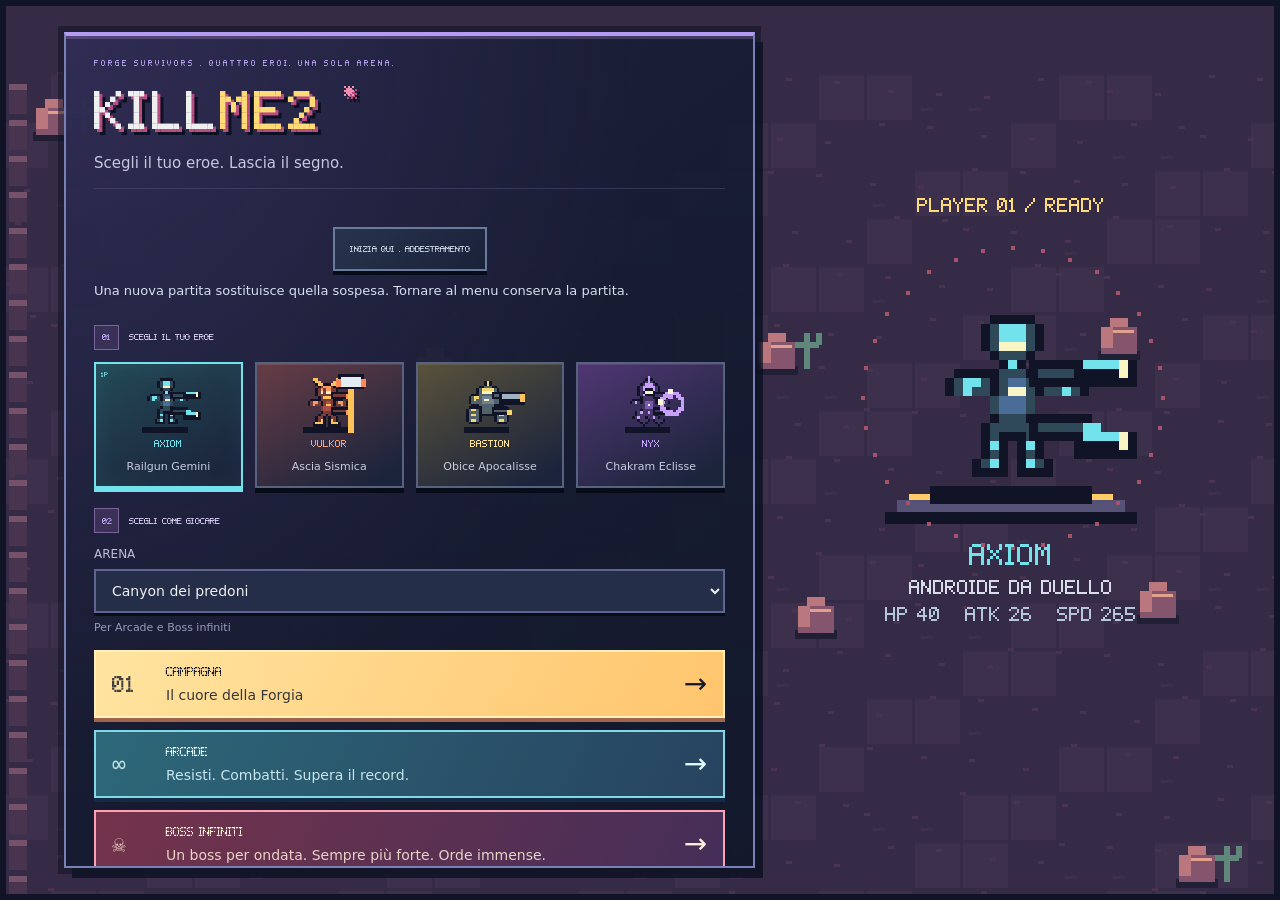
<file: index.html>
<!doctype html>
<html lang="it">
<head>
  <meta charset="utf-8"><meta name="viewport" content="width=device-width,initial-scale=1,viewport-fit=cover">
  <title>KillMe2</title><link id="gameStyle" rel="stylesheet" href="style.css">
  <script>document.getElementById('gameStyle').href='style.css?v='+Date.now();</script>
</head>
<body>
  <canvas id="game" aria-label="Arena di KillMe2"></canvas>
  <canvas id="gameText" aria-hidden="true"></canvas>
  <div id="vignette"></div>
  <div id="displayNotice" role="status" hidden></div>
  <header><div class="top-right" role="group" aria-label="Comandi di gioco"><button id="pauseButton" type="button" title="Pausa (Esc)" aria-label="Metti in pausa" hidden><span class="control-icon pause-icon" aria-hidden="true"></span><span id="pauseLabel">PAUSA</span></button><button id="quickSettingsButton" type="button" aria-haspopup="dialog" aria-controls="settingsDialog" hidden>IMPOSTAZIONI</button></div></header>
  <section id="menu" class="screen">
    <div class="menu-heading"><div class="eyebrow">FORGE SURVIVORS · QUATTRO EROI. UNA SOLA ARENA.</div><h1>KILL<span>ME2</span><b>★</b></h1><p>Scegli il tuo eroe. Lascia il segno.</p></div>
    <div class="returning-actions"><button id="resumeRunButton" class="primary" hidden>CONTINUA PARTITA</button><button id="tutorialButton" class="secondary">INIZIA QUI · ADDESTRAMENTO</button><p class="save-help">Una nuova partita sostituisce quella sospesa. Tornare al menu conserva la partita.</p><p id="saveStatus" role="status"></p></div>
    <div class="roster-label"><span class="step-number">01</span> SCEGLI IL TUO EROE</div><div id="roster" role="group" aria-label="Scegli un personaggio"></div>
    <div class="roster-label mode-label"><span class="step-number">02</span> SCEGLI COME GIOCARE</div>
    <div class="config"><label>ARENA<select id="arenaSelect"><option value="0">Canyon dei predoni</option><option value="1">Bosco dei funghi</option><option value="2">Forgia abbandonata</option></select></label></div>
    <div class="menu-actions"><button id="campaignButton" class="primary"><span class="mode-icon" aria-hidden="true">01</span><span class="mode-copy"><strong>CAMPAGNA</strong><small>Il cuore della Forgia</small></span><span class="mode-arrow" aria-hidden="true">→</span></button><button id="startButton" class="secondary"><span class="mode-icon" aria-hidden="true">∞</span><span class="mode-copy"><strong>ARCADE</strong><small>Resisti. Combatti. Supera il record.</small></span><span class="mode-arrow" aria-hidden="true">→</span></button><button id="bossButton" class="secondary"><span class="mode-icon" aria-hidden="true">☠</span><span class="mode-copy"><strong>BOSS INFINITI</strong><small>Un boss per ondata. Sempre più forte. Orde immense.</small></span><span class="mode-arrow" aria-hidden="true">→</span></button></div>
    <div class="controls"><span><kbd>WASD / ↑↓←→</kbd> movimento</span><span><kbd>SPAZIO</kbd> scatto</span><span><kbd>E</kbd> super</span></div>
    <div class="daily-card"><button id="dailyButton" class="secondary"><strong id="dailyLabel">SFIDA DEL GIORNO</strong></button><p id="dailyResult"></p><button id="masteryButton" class="secondary">MAESTRIE E ASPETTI</button></div>
    <div class="menu-footer"><div class="best">RECORD ARCADE <strong id="best">000000</strong></div><button id="settingsButton" class="secondary" aria-haspopup="dialog" aria-controls="settingsDialog"><span aria-hidden="true">⚙</span> IMPOSTAZIONI</button></div>
  </section>
  <section id="campaignMap" class="campaign-screen" hidden aria-labelledby="campaignTitle">
    <div class="eyebrow">IL CUORE DELLA FORGIA / CAPITOLI 01–02</div>
    <h2 id="campaignTitle">IL SEGNALE NELLA POLVERE</h2>
    <p class="campaign-intro">Quattro sconosciuti. Un segnale impossibile. Una strada verso la Forgia.</p>
    <div id="campaignHeroes" role="group" aria-label="Scegli l’eroe per la missione"></div>
    <div class="canyon-route"><div class="route-sun" aria-hidden="true"></div><div id="missionNodes"></div></div>
    <p id="campaignProgress" role="status"></p>
    <div class="campaign-actions"><button id="replayIntro" class="secondary">RILEGGI IL PROLOGO</button><button id="replayEnding" class="secondary" hidden>RILEGGI IL FINALE</button><button id="mapHome" class="secondary">TORNA AL MENU</button></div>
  </section>
  <section id="comicScreen" class="campaign-screen comic-screen" hidden aria-labelledby="comicTitle">
    <div class="eyebrow" id="comicCounter"></div><h2 id="comicTitle"></h2>
    <div class="comic-page">
      <div class="comic-picture"><canvas id="comicArt" width="384" height="256" role="img" aria-label=""></canvas><p id="comicLoadStatus" role="status" hidden>CARICAMENTO VIGNETTA…</p></div>
      <div class="comic-caption" aria-live="polite"><strong id="comicSpeaker"></strong><p id="comicText"></p></div>
    </div>
    <div class="campaign-actions"><button id="comicPrevious" class="secondary">INDIETRO</button><button id="comicNext" class="primary">AVANTI</button><button id="comicSkip" class="secondary">SALTA FUMETTO</button></div>
  </section>
  <section id="hud" hidden>
    <div class="hud-left"><div class="eyebrow" id="arenaName"></div><div class="health-label">INTEGRITÀ <strong id="healthText"></strong></div><div class="bar health"><i id="healthBar"></i></div><div class="health-label">LIVELLO <strong id="levelText">1</strong></div><div class="bar xp"><i id="xpBar"></i></div></div>
    <div class="wave-panel"><div id="waveText">ONDATA 01</div><strong id="timer">00:30</strong><small id="enemyCount"></small></div>
    <div class="score-panel"><small>PUNTEGGIO</small><strong id="score">000000</strong><div id="combo"></div><div class="combo-track"><i id="comboFill"></i></div><div id="furyMeter"><span id="furyText">FURIA 0%</span><div class="fury-track"><i id="furyFill"></i></div></div></div>
    <div class="event-panel"><strong id="eventName"></strong></div>
    <div id="missionObjective" role="status" hidden></div>
    <div class="abilities"><button id="dashButton" type="button"><i class="ability-icon dash-icon" aria-hidden="true"></i><kbd>SPAZIO</kbd><span>SCATTO</span><strong id="dashText">PRONTO</strong></button><button id="novaButton" type="button"><i class="ability-icon nova-icon" aria-hidden="true"></i><kbd>E</kbd><span>SUPER COLPO</span><strong id="novaText">PRONTO</strong></button></div>
    <div id="bossHud" hidden><div class="boss-panel"><div id="bossName"></div><div class="boss-health"><i id="bossHealth"></i></div></div></div>
    <div id="joystick" role="group" aria-label="Joystick touch: trascina per muoverti"><span id="joystickKnob"></span></div>
    <div id="announcement"></div>
  </section>
  <section id="upgradePanel" aria-labelledby="upgradeTitle" hidden>
    <div class="upgrade-heading"><h2 id="upgradeTitle">SCEGLI POTERE</h2><span id="upgradeCountdown"></span></div>
    <p id="upgradeHelp">Premi 1, 2 o 3 · Scegli quando vuoi</p>
    <div id="upgradeChoices"></div>
  </section>
  <section id="overlay" class="modal-wrap" hidden><div class="modal" role="dialog" aria-modal="true" aria-labelledby="modalTitle"><div class="eyebrow" id="modalEyebrow"></div><h2 id="modalTitle"></h2><p id="modalDescription"></p><div id="choices"></div><button id="continueButton" class="primary" hidden>CONTINUA ↗</button><button id="homeButton" class="secondary">TORNA AL MENU</button></div></section>
  <dialog id="settingsDialog" aria-labelledby="settingsTitle">
    <div class="settings-heading"><div><div class="eyebrow">LA TUA ESPERIENZA</div><h2 id="settingsTitle">IMPOSTAZIONI</h2></div><button id="closeSettingsButton" class="secondary" aria-label="Chiudi impostazioni" autofocus>CHIUDI ×</button></div>
    <section class="settings-section"><h3>AUDIO</h3>
      <label class="setting-row" for="musicVolume"><span>Musica <output id="musicVolumeValue" for="musicVolume">70%</output></span><input id="musicVolume" type="range" min="0" max="100" value="70"></label>
      <label class="setting-row" for="sfxVolume"><span>Effetti sonori <output id="sfxVolumeValue" for="sfxVolume">80%</output></span><input id="sfxVolume" type="range" min="0" max="100" value="80"></label>
      <button id="muteButton" type="button" class="secondary" title="Disattiva audio (M)" aria-label="Disattiva audio" aria-pressed="true"><span class="control-icon audio-icon" aria-hidden="true"></span><span id="audioLabel">AUDIO ON</span></button>
    </section>
    <section class="settings-section"><h3>GRAFICA E SCHERMO</h3>
      <label class="setting-row" for="graphicsQuality"><span>Effetti e particelle</span><select id="graphicsQuality"><option value="high">Alti</option><option value="low">Ridotti · più prestazioni</option></select></label>
      <label class="setting-check"><input id="screenShake" type="checkbox" checked><span>Vibrazione dello schermo</span></label>
      <label class="setting-check"><input id="scanlines" type="checkbox" checked><span>Filtro retro a righe</span></label>
      <button id="fullscreenButton" type="button" class="secondary" title="Schermo intero (F)" aria-label="Attiva schermo intero" aria-pressed="false"><span class="control-icon fullscreen-icon" aria-hidden="true"></span><span id="fullscreenLabel">SCHERMO INTERO</span></button>
    </section>
    <section class="settings-section"><h3>COMANDI</h3><p>WASD / frecce: movimento · Spazio: scatto · E: super<br>Esc: pausa · M: audio · F: schermo intero<br>Su touch: trascina sul lato del joystick e usa i tasti abilità.</p>
      <label class="setting-row"><span>Joystick</span><select id="joystickMode"><option value="floating">Mobile</option><option value="fixed">Fisso</option></select></label>
      <label class="setting-row"><span>Lato del joystick</span><select id="touchSide"><option value="left">Sinistra</option><option value="right">Destra</option></select></label>
      <label class="setting-row"><span>Dimensione comandi</span><input id="touchScale" type="range" min="85" max="125" step="5" value="100"></label>
      <label class="setting-row"><span>Altezza comandi</span><input id="touchOffset" type="range" min="0" max="70" step="5" value="0"></label>
      <label class="setting-check"><input id="upgradeTimer" type="checkbox"><span>Scelta automatica dopo 10 secondi</span></label>
      <label class="setting-check"><input id="pauseUpgrades" type="checkbox"><span>Ferma il combattimento mentre scegli i poteri</span></label>
      <label class="setting-row"><span>Lingua / Language</span><select id="languageSelect"><option value="it">Italiano</option><option value="en">English</option></select></label>
    </section>
    <section class="settings-section"><h3>SALVATAGGI E PRIVACY</h3><p>I progressi restano su questo dispositivo. Esporta una copia prima di disinstallare.</p><div class="progress-actions"><button id="exportProgress" class="secondary">ESPORTA PROGRESSI</button><label class="file-button">IMPORTA PROGRESSI<input id="importProgress" type="file" accept="application/json,.json"></label><button id="privacyButton" class="secondary">PRIVACY</button><button id="deleteProgress" class="secondary">ELIMINA PROGRESSI</button></div><div id="importConfirm" hidden><p>Sostituire i progressi attuali con quelli del file?</p><button id="confirmImport">IMPORTA E SOSTITUISCI</button><button id="cancelImport">ANNULLA</button></div><div id="deleteConfirm" hidden><p>Eliminare record, maestrie, campagna e partita salvata? Questa operazione non si può annullare.</p><button id="confirmDelete">ELIMINA DEFINITIVAMENTE</button><button id="cancelDelete">ANNULLA</button></div></section>
    <div class="settings-footer"><p>Le preferenze vengono salvate su questo browser.</p><button id="creditsButton" class="secondary" aria-haspopup="dialog" aria-controls="creditsDialog">RICONOSCIMENTI →</button></div>
  </dialog>
  <dialog id="creditsDialog" aria-labelledby="creditsTitle">
    <div class="credits-heading"><div><div class="eyebrow">KillMe2 / I CREDITI</div><h2 id="creditsTitle">RICONOSCIMENTI</h2></div><button id="closeCreditsButton" class="secondary" aria-label="Chiudi i riconoscimenti" autofocus>CHIUDI ×</button></div>
    <section class="creator-credit"><span>IDEAZIONE E CREAZIONE</span><p>Lerriccio</p><small>Assistenza allo sviluppo: Codex, assistente AI di OpenAI.</small></section>
    <section><h3>Musiche</h3><p>Composizioni e registrazioni di <a href="https://incompetech.com/" target="_blank" rel="noopener">Kevin MacLeod (incompetech.com)</a>.</p>
      <ul class="music-titles">
        <li><a href="https://incompetech.com/music/royalty-free/index.html?isrc=USUAN1700003" target="_blank" rel="noopener">Mega Hyper Ultrastorm</a> · playlist della partita</li>
        <li><a href="https://incompetech.com/music/royalty-free/index.html?isrc=USUAN1200100" target="_blank" rel="noopener">Blown Away</a> · playlist della partita</li>
        <li><a href="https://incompetech.com/music/royalty-free/index.html?isrc=USUAN1600021" target="_blank" rel="noopener">Furious Freak</a> · playlist della partita</li>
        <li><a href="https://incompetech.com/music/royalty-free/index.html?isrc=USUAN1200020" target="_blank" rel="noopener">Club Diver</a> · musica del menu</li>
      </ul>
      <p>Licensed under Creative Commons: By Attribution 4.0 License — <a href="https://creativecommons.org/licenses/by/4.0/" target="_blank" rel="noopener">CC BY 4.0</a>.</p><p>Brani utilizzati senza modifiche alle registrazioni; la riproduzione regola il volume e gestisce ripetizioni e pause.</p>
    </section>
    <section><h3>Effetti sonori</h3><p><a href="https://kenney.nl/assets/sci-fi-sounds" target="_blank" rel="noopener">Sci-fi Sounds — Kenney</a> (2020), <a href="https://creativecommons.org/publicdomain/zero/1.0/" target="_blank" rel="noopener">CC0 1.0</a>.</p><p>Laser, impatti, scatti, esplosioni e segnali di gioco. Riproduzione con regolazione del volume e leggere variazioni di intonazione.</p></section>
    <section><h3>Grafica e caratteri</h3><p>Grafica e animazioni pixel art disegnate nel codice del gioco. Vignette originali della campagna create con assistenza di ImageGen. Font locale Arcade Pixel, generato per il progetto e distribuito in CC0.</p></section>
    <p class="credits-thanks">Grazie a chi gioca a KillMe2.</p>
  </dialog>
  <aside id="tutorialPanel" hidden role="status"><strong>ADDESTRAMENTO / TRAINING</strong><p id="tutorialText"></p><button id="skipTutorial" class="secondary">TORNA AL MENU</button></aside>
  <dialog id="masteryDialog" aria-labelledby="masteryTitle"><h2 id="masteryTitle">MAESTRIE E ASPETTI</h2><p>Gioca per ottenere XP. Gli aspetti sono solo estetici: nessun vantaggio acquistabile.</p><div id="masteryCards"></div><button id="closeMastery" class="secondary">CHIUDI</button></dialog>
  <dialog id="privacyDialog" aria-labelledby="privacyTitle"><h2 id="privacyTitle">PRIVACY</h2><p>KillMe2 conserva sul dispositivo preferenze, record, campagna, maestrie e la partita in corso. Questa versione non contiene account, pubblicità, acquisti, analisi di utilizzo o invio di dati ai nostri server.</p><p>Puoi esportare una copia dei progressi o eliminarli dalle impostazioni. Disinstallare l’app può cancellare i salvataggi. I collegamenti ai crediti aprono siti esterni, soggetti alle rispettive informative.</p><p>La sfida giornaliera usa la data UTC e una sequenza deterministica, con record locali. Non esiste una classifica online.</p><button id="closePrivacy" class="secondary">CHIUDI</button></dialog>
  <script src="i18n.js"></script><script src="release.js"></script>
  <script>const gameScript=document.createElement('script');gameScript.src='game.js?v='+Date.now();document.body.appendChild(gameScript);</script>
</body></html>
</file>
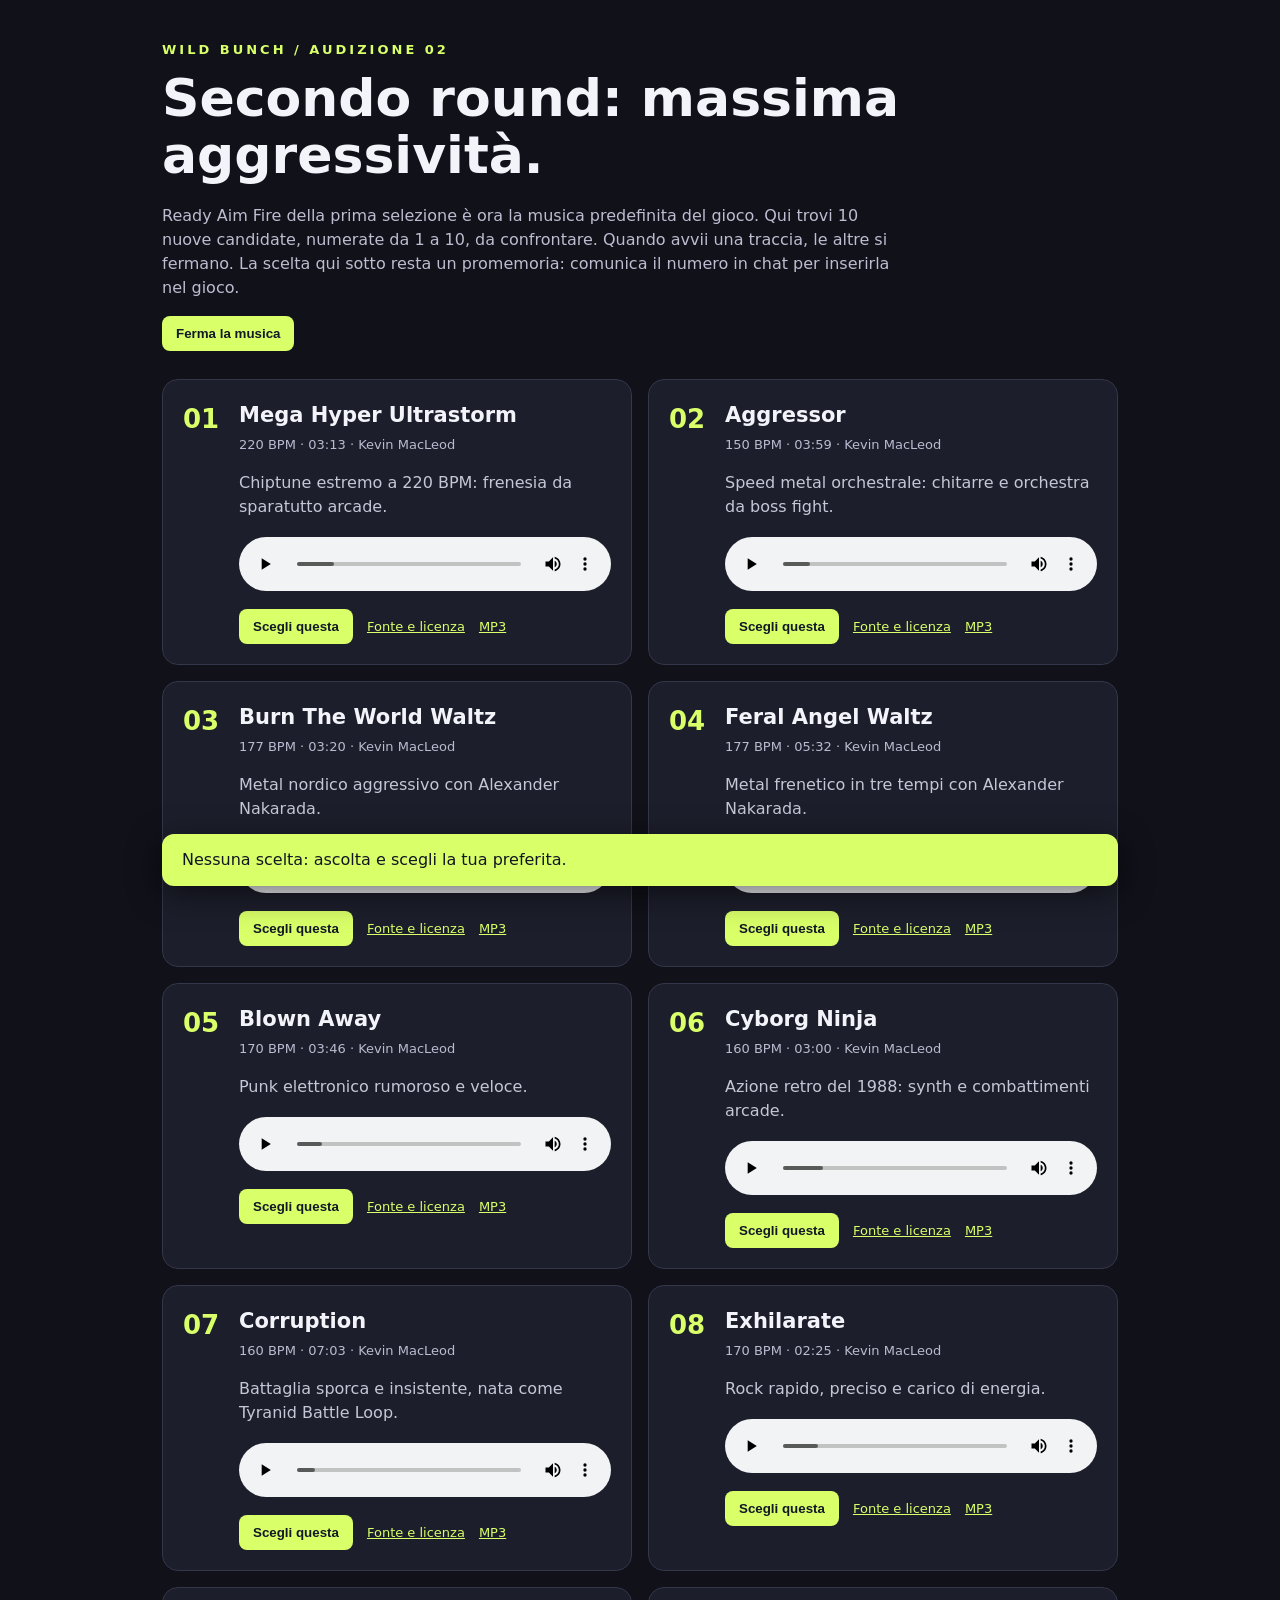
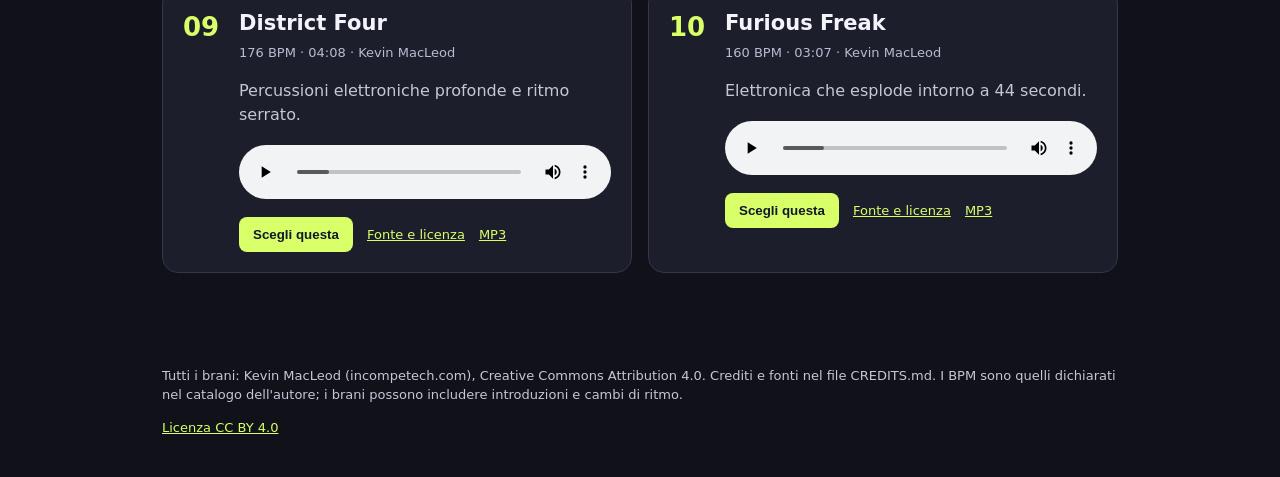
<file: soundtrack-preview-2/index.html>
<!doctype html><html lang="it"><meta charset="utf-8"><meta name="viewport" content="width=device-width, initial-scale=1"><title>WILD BUNCH — 10 soundtrack da scegliere</title><style>
*{box-sizing:border-box}body{margin:0;background:#101119;color:#f3f3fa;font:16px/1.5 system-ui,sans-serif}main{max-width:1000px;margin:auto;padding:40px 22px}h1{font-size:clamp(30px,5vw,52px);line-height:1.1;margin:10px 0 20px}header p{max-width:750px;color:#bcbdd0}.eyebrow{color:#d9ff69;letter-spacing:3px;font-size:13px;font-weight:800}.grid{display:grid;grid-template-columns:1fr 1fr;gap:16px;margin:28px 0}article{display:grid;grid-template-columns:44px 1fr;gap:12px;background:#1c1e2b;border:1px solid #34364a;border-radius:16px;padding:20px}.number{font-size:26px;color:#d9ff69;font-weight:800}h2{margin:0 0 4px;font-size:21px}.meta{font-size:13px;color:#babbd0}p{color:#c6c7d6}audio{display:block;width:100%;margin:18px 0}.links{display:flex;align-items:center;gap:14px;flex-wrap:wrap;font-size:13px}a{color:#d9ff69}button{background:#d9ff69;color:#111827;border:0;padding:10px 14px;border-radius:8px;font-weight:700;cursor:pointer}#choice{position:sticky;bottom:14px;background:#d9ff69;color:#121522;padding:14px 20px;border-radius:12px;box-shadow:0 8px 32px #0008}footer{color:#a9abbd;font-size:13px}@media(max-width:750px){.grid{grid-template-columns:1fr}main{padding:24px 16px}}</style>
<main><header><div class="eyebrow">WILD BUNCH / AUDIZIONE 02</div><h1>Secondo round: massima aggressività.</h1><p>Ready Aim Fire della prima selezione è ora la musica predefinita del gioco. Qui trovi 10 nuove candidate, numerate da 1 a 10, da confrontare. Quando avvii una traccia, le altre si fermano. La scelta qui sotto resta un promemoria: comunica il numero in chat per inserirla nel gioco.</p><button id="stop">Ferma la musica</button></header><section class="grid"><article><div class="number">01</div><div><h2>Mega Hyper Ultrastorm</h2><div class="meta">220 BPM · 03:13 · Kevin MacLeod</div><p>Chiptune estremo a 220 BPM: frenesia da sparatutto arcade.</p><audio controls preload="metadata" src="01-mega-hyper-ultrastorm.mp3"></audio><div class="links"><button data-index="0">Scegli questa</button><a href="https://incompetech.com/music/royalty-free/index.html?isrc=USUAN1700003" target="_blank" rel="noopener">Fonte e licenza</a><a href="01-mega-hyper-ultrastorm.mp3" download>MP3</a></div></div></article>
<article><div class="number">02</div><div><h2>Aggressor</h2><div class="meta">150 BPM · 03:59 · Kevin MacLeod</div><p>Speed metal orchestrale: chitarre e orchestra da boss fight.</p><audio controls preload="metadata" src="02-aggressor.mp3"></audio><div class="links"><button data-index="1">Scegli questa</button><a href="https://incompetech.com/music/royalty-free/index.html?isrc=USUAN1700051" target="_blank" rel="noopener">Fonte e licenza</a><a href="02-aggressor.mp3" download>MP3</a></div></div></article>
<article><div class="number">03</div><div><h2>Burn The World Waltz</h2><div class="meta">177 BPM · 03:20 · Kevin MacLeod</div><p>Metal nordico aggressivo con Alexander Nakarada.</p><audio controls preload="metadata" src="03-burn-the-world-waltz.mp3"></audio><div class="links"><button data-index="2">Scegli questa</button><a href="https://incompetech.com/music/royalty-free/index.html?isrc=USUAN2100009" target="_blank" rel="noopener">Fonte e licenza</a><a href="03-burn-the-world-waltz.mp3" download>MP3</a></div></div></article>
<article><div class="number">04</div><div><h2>Feral Angel Waltz</h2><div class="meta">177 BPM · 05:32 · Kevin MacLeod</div><p>Metal frenetico in tre tempi con Alexander Nakarada.</p><audio controls preload="metadata" src="04-feral-angel-waltz.mp3"></audio><div class="links"><button data-index="3">Scegli questa</button><a href="https://incompetech.com/music/royalty-free/index.html?isrc=USUAN2100010" target="_blank" rel="noopener">Fonte e licenza</a><a href="04-feral-angel-waltz.mp3" download>MP3</a></div></div></article>
<article><div class="number">05</div><div><h2>Blown Away</h2><div class="meta">170 BPM · 03:46 · Kevin MacLeod</div><p>Punk elettronico rumoroso e veloce.</p><audio controls preload="metadata" src="05-blown-away.mp3"></audio><div class="links"><button data-index="4">Scegli questa</button><a href="https://incompetech.com/music/royalty-free/index.html?isrc=USUAN1200100" target="_blank" rel="noopener">Fonte e licenza</a><a href="05-blown-away.mp3" download>MP3</a></div></div></article>
<article><div class="number">06</div><div><h2>Cyborg Ninja</h2><div class="meta">160 BPM · 03:00 · Kevin MacLeod</div><p>Azione retro del 1988: synth e combattimenti arcade.</p><audio controls preload="metadata" src="06-cyborg-ninja.mp3"></audio><div class="links"><button data-index="5">Scegli questa</button><a href="https://incompetech.com/music/royalty-free/index.html?isrc=USUAN1600008" target="_blank" rel="noopener">Fonte e licenza</a><a href="06-cyborg-ninja.mp3" download>MP3</a></div></div></article>
<article><div class="number">07</div><div><h2>Corruption</h2><div class="meta">160 BPM · 07:03 · Kevin MacLeod</div><p>Battaglia sporca e insistente, nata come Tyranid Battle Loop.</p><audio controls preload="metadata" src="07-corruption.mp3"></audio><div class="links"><button data-index="6">Scegli questa</button><a href="https://incompetech.com/music/royalty-free/index.html?isrc=USUAN1600004" target="_blank" rel="noopener">Fonte e licenza</a><a href="07-corruption.mp3" download>MP3</a></div></div></article>
<article><div class="number">08</div><div><h2>Exhilarate</h2><div class="meta">170 BPM · 02:25 · Kevin MacLeod</div><p>Rock rapido, preciso e carico di energia.</p><audio controls preload="metadata" src="08-exhilarate.mp3"></audio><div class="links"><button data-index="7">Scegli questa</button><a href="https://incompetech.com/music/royalty-free/index.html?isrc=USUAN1300028" target="_blank" rel="noopener">Fonte e licenza</a><a href="08-exhilarate.mp3" download>MP3</a></div></div></article>
<article><div class="number">09</div><div><h2>District Four</h2><div class="meta">176 BPM · 04:08 · Kevin MacLeod</div><p>Percussioni elettroniche profonde e ritmo serrato.</p><audio controls preload="metadata" src="09-district-four.mp3"></audio><div class="links"><button data-index="8">Scegli questa</button><a href="https://incompetech.com/music/royalty-free/index.html?isrc=USUAN1600039" target="_blank" rel="noopener">Fonte e licenza</a><a href="09-district-four.mp3" download>MP3</a></div></div></article>
<article><div class="number">10</div><div><h2>Furious Freak</h2><div class="meta">160 BPM · 03:07 · Kevin MacLeod</div><p>Elettronica che esplode intorno a 44 secondi.</p><audio controls preload="metadata" src="10-furious-freak.mp3"></audio><div class="links"><button data-index="9">Scegli questa</button><a href="https://incompetech.com/music/royalty-free/index.html?isrc=USUAN1600021" target="_blank" rel="noopener">Fonte e licenza</a><a href="10-furious-freak.mp3" download>MP3</a></div></div></article></section><div id="choice" role="status">Nessuna scelta: ascolta e scegli la tua preferita.</div><footer><p>Tutti i brani: Kevin MacLeod (incompetech.com), Creative Commons Attribution 4.0. Crediti e fonti nel file CREDITS.md. I BPM sono quelli dichiarati nel catalogo dell'autore; i brani possono includere introduzioni e cambi di ritmo.</p><a href="https://creativecommons.org/licenses/by/4.0/" target="_blank" rel="noopener">Licenza CC BY 4.0</a></footer></main>
<script>const titles=["Mega Hyper Ultrastorm","Aggressor","Burn The World Waltz","Feral Angel Waltz","Blown Away","Cyborg Ninja","Corruption","Exhilarate","District Four","Furious Freak"];const audios=[...document.querySelectorAll('audio')];audios.forEach(a=>a.addEventListener('play',()=>audios.forEach(b=>{if(b!==a)b.pause()})));document.querySelector('#stop').onclick=()=>audios.forEach(a=>a.pause());document.querySelectorAll('[data-index]').forEach(b=>b.onclick=()=>{const i=Number(b.dataset.index);localStorage.setItem('wild-bunch-soundtrack-preview-2',String(i+1));document.querySelector('#choice').textContent='Scelta: '+(i+1)+' — '+titles[i]+'. Scrivi questo numero in chat per inserirla nel gioco.'});const saved=Number(localStorage.getItem('wild-bunch-soundtrack-preview-2'));if(saved>=1&&saved<=10)document.querySelector('[data-index="'+(saved-1)+'"]').click();</script></html>
</file>
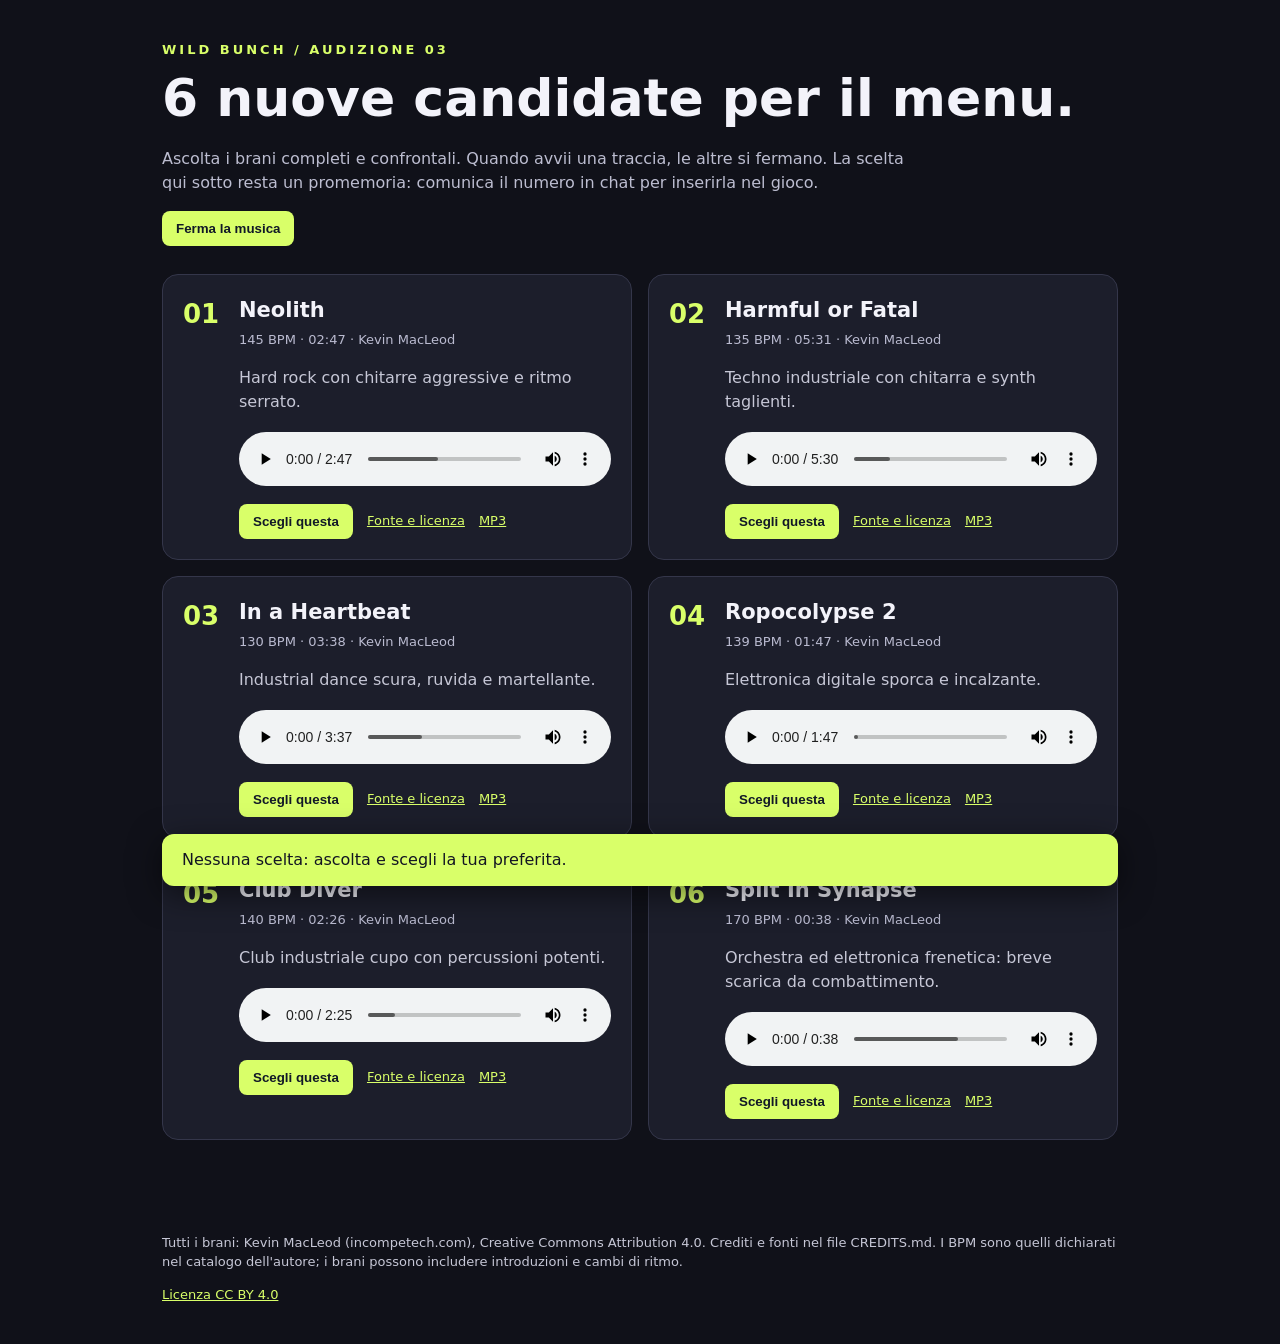
<file: soundtrack-preview-3/index.html>
<!doctype html><html lang="it"><meta charset="utf-8"><meta name="viewport" content="width=device-width, initial-scale=1"><title>WILD BUNCH — 6 soundtrack da scegliere</title><style>
*{box-sizing:border-box}body{margin:0;background:#101119;color:#f3f3fa;font:16px/1.5 system-ui,sans-serif}main{max-width:1000px;margin:auto;padding:40px 22px}h1{font-size:clamp(30px,5vw,52px);line-height:1.1;margin:10px 0 20px}header p{max-width:750px;color:#bcbdd0}.eyebrow{color:#d9ff69;letter-spacing:3px;font-size:13px;font-weight:800}.grid{display:grid;grid-template-columns:1fr 1fr;gap:16px;margin:28px 0}article{display:grid;grid-template-columns:44px 1fr;gap:12px;background:#1c1e2b;border:1px solid #34364a;border-radius:16px;padding:20px}.number{font-size:26px;color:#d9ff69;font-weight:800}h2{margin:0 0 4px;font-size:21px}.meta{font-size:13px;color:#babbd0}p{color:#c6c7d6}audio{display:block;width:100%;margin:18px 0}.links{display:flex;align-items:center;gap:14px;flex-wrap:wrap;font-size:13px}a{color:#d9ff69}button{background:#d9ff69;color:#111827;border:0;padding:10px 14px;border-radius:8px;font-weight:700;cursor:pointer}#choice{position:sticky;bottom:14px;background:#d9ff69;color:#121522;padding:14px 20px;border-radius:12px;box-shadow:0 8px 32px #0008}footer{color:#a9abbd;font-size:13px}@media(max-width:750px){.grid{grid-template-columns:1fr}main{padding:24px 16px}}</style>
<main><header><div class="eyebrow">WILD BUNCH / AUDIZIONE 03</div><h1>6 nuove candidate per il menu.</h1><p>Ascolta i brani completi e confrontali. Quando avvii una traccia, le altre si fermano. La scelta qui sotto resta un promemoria: comunica il numero in chat per inserirla nel gioco.</p><button id="stop">Ferma la musica</button></header><section class="grid"><article><div class="number">01</div><div><h2>Neolith</h2><div class="meta">145 BPM · 02:47 · Kevin MacLeod</div><p>Hard rock con chitarre aggressive e ritmo serrato.</p><audio controls preload="metadata" src="01-neolith.mp3"></audio><div class="links"><button data-index="0">Scegli questa</button><a href="https://incompetech.com/music/royalty-free/index.html?isrc=USUAN1100140" target="_blank" rel="noopener">Fonte e licenza</a><a href="01-neolith.mp3" download>MP3</a></div></div></article>
<article><div class="number">02</div><div><h2>Harmful or Fatal</h2><div class="meta">135 BPM · 05:31 · Kevin MacLeod</div><p>Techno industriale con chitarra e synth taglienti.</p><audio controls preload="metadata" src="02-harmful-or-fatal.mp3"></audio><div class="links"><button data-index="1">Scegli questa</button><a href="https://incompetech.com/music/royalty-free/index.html?isrc=USUAN1100210" target="_blank" rel="noopener">Fonte e licenza</a><a href="02-harmful-or-fatal.mp3" download>MP3</a></div></div></article>
<article><div class="number">03</div><div><h2>In a Heartbeat</h2><div class="meta">130 BPM · 03:38 · Kevin MacLeod</div><p>Industrial dance scura, ruvida e martellante.</p><audio controls preload="metadata" src="03-in-a-heartbeat.mp3"></audio><div class="links"><button data-index="2">Scegli questa</button><a href="https://incompetech.com/music/royalty-free/index.html?isrc=USUAN1100197" target="_blank" rel="noopener">Fonte e licenza</a><a href="03-in-a-heartbeat.mp3" download>MP3</a></div></div></article>
<article><div class="number">04</div><div><h2>Ropocolypse 2</h2><div class="meta">139 BPM · 01:47 · Kevin MacLeod</div><p>Elettronica digitale sporca e incalzante.</p><audio controls preload="metadata" src="04-ropocolypse-2.mp3"></audio><div class="links"><button data-index="3">Scegli questa</button><a href="https://incompetech.com/music/royalty-free/index.html?isrc=USUAN1100810" target="_blank" rel="noopener">Fonte e licenza</a><a href="04-ropocolypse-2.mp3" download>MP3</a></div></div></article>
<article><div class="number">05</div><div><h2>Club Diver</h2><div class="meta">140 BPM · 02:26 · Kevin MacLeod</div><p>Club industriale cupo con percussioni potenti.</p><audio controls preload="metadata" src="05-club-diver.mp3"></audio><div class="links"><button data-index="4">Scegli questa</button><a href="https://incompetech.com/music/royalty-free/index.html?isrc=USUAN1200020" target="_blank" rel="noopener">Fonte e licenza</a><a href="05-club-diver.mp3" download>MP3</a></div></div></article>
<article><div class="number">06</div><div><h2>Split In Synapse</h2><div class="meta">170 BPM · 00:38 · Kevin MacLeod</div><p>Orchestra ed elettronica frenetica: breve scarica da combattimento.</p><audio controls preload="metadata" src="06-split-in-synapse.mp3"></audio><div class="links"><button data-index="5">Scegli questa</button><a href="https://incompetech.com/music/royalty-free/index.html?isrc=USUAN1100703" target="_blank" rel="noopener">Fonte e licenza</a><a href="06-split-in-synapse.mp3" download>MP3</a></div></div></article></section><div id="choice" role="status">Nessuna scelta: ascolta e scegli la tua preferita.</div><footer><p>Tutti i brani: Kevin MacLeod (incompetech.com), Creative Commons Attribution 4.0. Crediti e fonti nel file CREDITS.md. I BPM sono quelli dichiarati nel catalogo dell'autore; i brani possono includere introduzioni e cambi di ritmo.</p><a href="https://creativecommons.org/licenses/by/4.0/" target="_blank" rel="noopener">Licenza CC BY 4.0</a></footer></main>
<script>const titles=["Neolith","Harmful or Fatal","In a Heartbeat","Ropocolypse 2","Club Diver","Split In Synapse"];const audios=[...document.querySelectorAll('audio')];audios.forEach(a=>a.addEventListener('play',()=>audios.forEach(b=>{if(b!==a)b.pause()})));document.querySelector('#stop').onclick=()=>audios.forEach(a=>a.pause());document.querySelectorAll('[data-index]').forEach(b=>b.onclick=()=>{const i=Number(b.dataset.index);localStorage.setItem('wild-bunch-soundtrack-preview-3',String(i+1));document.querySelector('#choice').textContent='Scelta: '+(i+1)+' — '+titles[i]+'. Scrivi questo numero in chat per inserirla nel gioco.'});const saved=Number(localStorage.getItem('wild-bunch-soundtrack-preview-3'));if(saved>=1&&saved<=6)document.querySelector('[data-index="'+(saved-1)+'"]').click();</script></html>
</file>
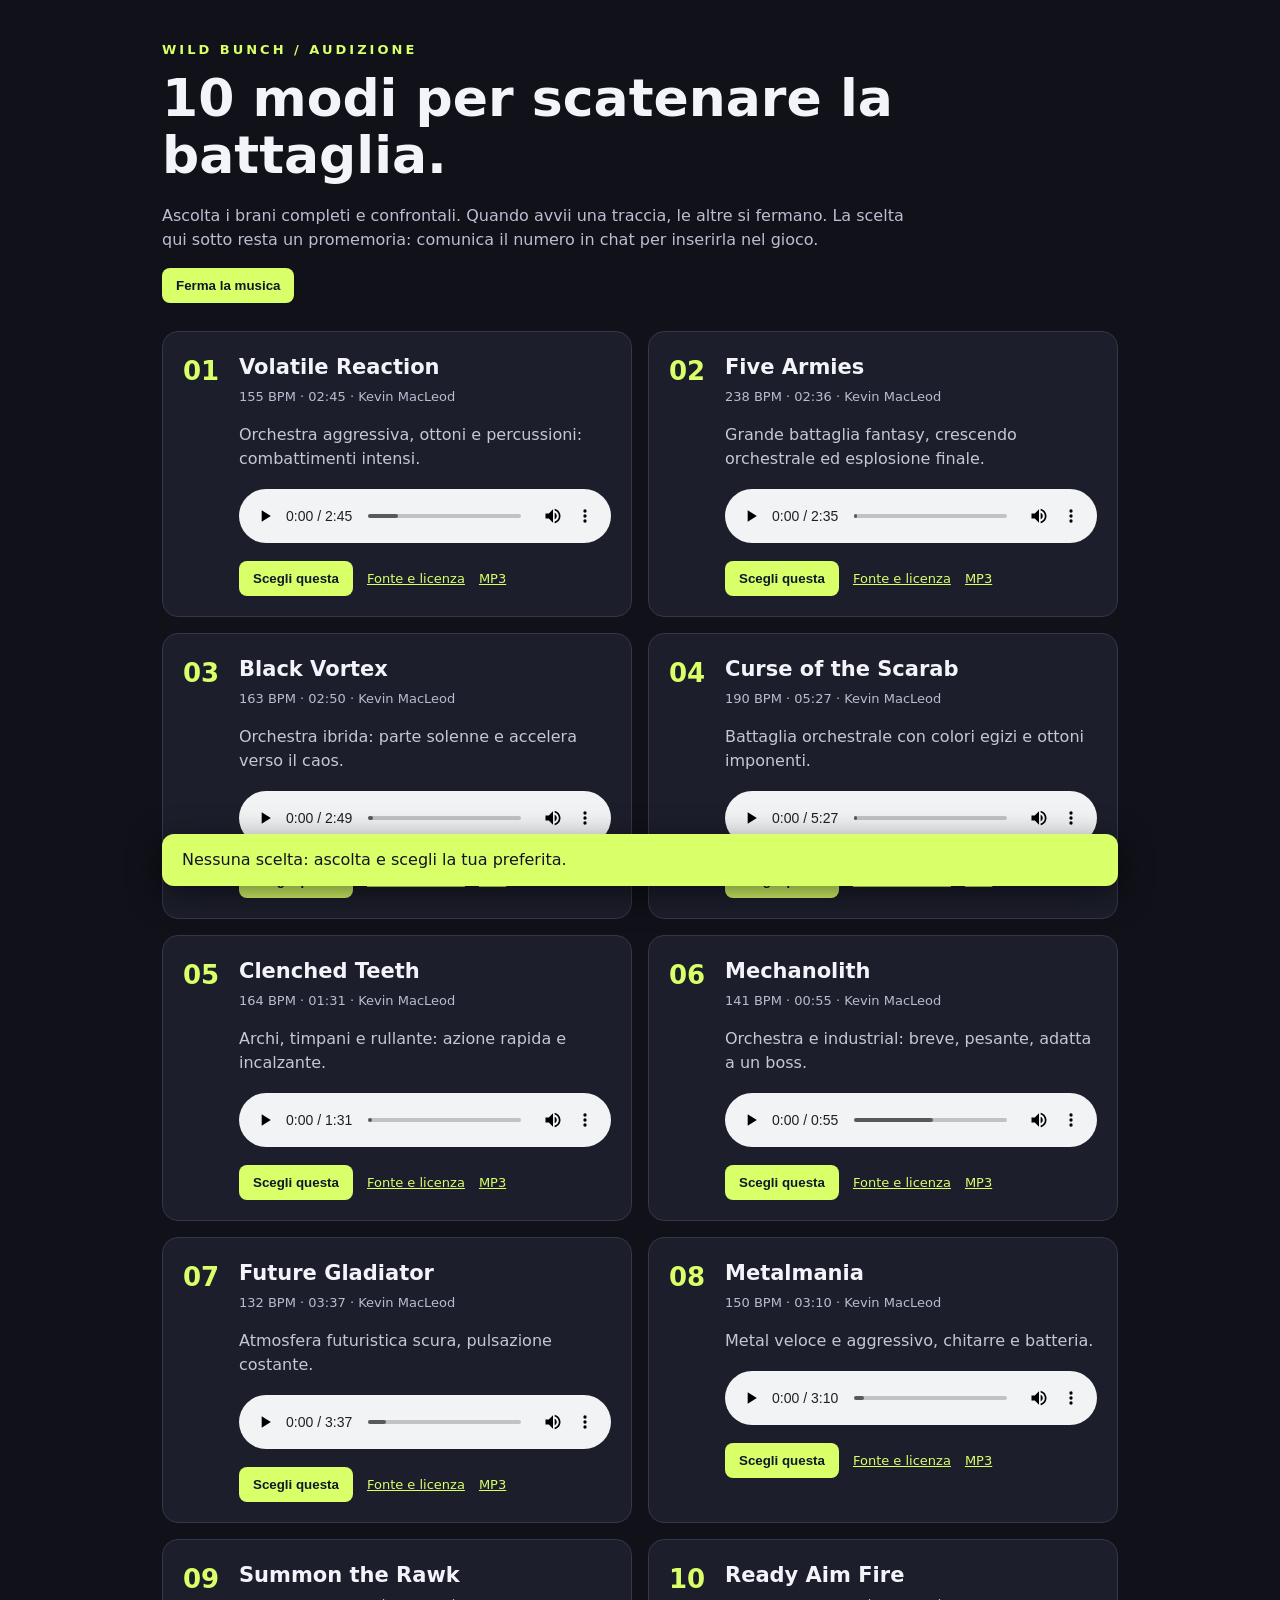
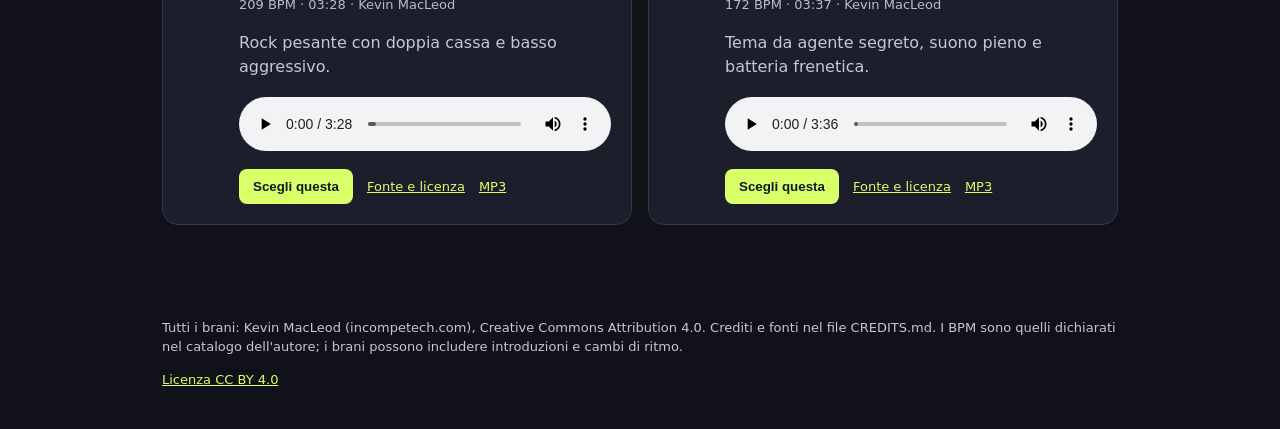
<file: soundtrack-preview/index.html>
<!doctype html><html lang="it"><meta charset="utf-8"><meta name="viewport" content="width=device-width, initial-scale=1"><title>WILD BUNCH — 10 soundtrack da scegliere</title><style>
*{box-sizing:border-box}body{margin:0;background:#101119;color:#f3f3fa;font:16px/1.5 system-ui,sans-serif}main{max-width:1000px;margin:auto;padding:40px 22px}h1{font-size:clamp(30px,5vw,52px);line-height:1.1;margin:10px 0 20px}header p{max-width:750px;color:#bcbdd0}.eyebrow{color:#d9ff69;letter-spacing:3px;font-size:13px;font-weight:800}.grid{display:grid;grid-template-columns:1fr 1fr;gap:16px;margin:28px 0}article{display:grid;grid-template-columns:44px 1fr;gap:12px;background:#1c1e2b;border:1px solid #34364a;border-radius:16px;padding:20px}.number{font-size:26px;color:#d9ff69;font-weight:800}h2{margin:0 0 4px;font-size:21px}.meta{font-size:13px;color:#babbd0}p{color:#c6c7d6}audio{display:block;width:100%;margin:18px 0}.links{display:flex;align-items:center;gap:14px;flex-wrap:wrap;font-size:13px}a{color:#d9ff69}button{background:#d9ff69;color:#111827;border:0;padding:10px 14px;border-radius:8px;font-weight:700;cursor:pointer}#choice{position:sticky;bottom:14px;background:#d9ff69;color:#121522;padding:14px 20px;border-radius:12px;box-shadow:0 8px 32px #0008}footer{color:#a9abbd;font-size:13px}@media(max-width:750px){.grid{grid-template-columns:1fr}main{padding:24px 16px}}</style>
<main><header><div class="eyebrow">WILD BUNCH / AUDIZIONE</div><h1>10 modi per scatenare la battaglia.</h1><p>Ascolta i brani completi e confrontali. Quando avvii una traccia, le altre si fermano. La scelta qui sotto resta un promemoria: comunica il numero in chat per inserirla nel gioco.</p><button id="stop">Ferma la musica</button></header><section class="grid"><article><div class="number">01</div><div><h2>Volatile Reaction</h2><div class="meta">155 BPM · 02:45 · Kevin MacLeod</div><p>Orchestra aggressiva, ottoni e percussioni: combattimenti intensi.</p><audio controls preload="metadata" src="01-volatile-reaction.mp3"></audio><div class="links"><button data-index="0">Scegli questa</button><a href="https://incompetech.com/music/royalty-free/index.html?isrc=USUAN1400039" target="_blank" rel="noopener">Fonte e licenza</a><a href="01-volatile-reaction.mp3" download>MP3</a></div></div></article>
<article><div class="number">02</div><div><h2>Five Armies</h2><div class="meta">238 BPM · 02:36 · Kevin MacLeod</div><p>Grande battaglia fantasy, crescendo orchestrale ed esplosione finale.</p><audio controls preload="metadata" src="02-five-armies.mp3"></audio><div class="links"><button data-index="1">Scegli questa</button><a href="https://incompetech.com/music/royalty-free/index.html?isrc=USUAN1100875" target="_blank" rel="noopener">Fonte e licenza</a><a href="02-five-armies.mp3" download>MP3</a></div></div></article>
<article><div class="number">03</div><div><h2>Black Vortex</h2><div class="meta">163 BPM · 02:50 · Kevin MacLeod</div><p>Orchestra ibrida: parte solenne e accelera verso il caos.</p><audio controls preload="metadata" src="03-black-vortex.mp3"></audio><div class="links"><button data-index="2">Scegli questa</button><a href="https://incompetech.com/music/royalty-free/index.html?isrc=USUAN1300037" target="_blank" rel="noopener">Fonte e licenza</a><a href="03-black-vortex.mp3" download>MP3</a></div></div></article>
<article><div class="number">04</div><div><h2>Curse of the Scarab</h2><div class="meta">190 BPM · 05:27 · Kevin MacLeod</div><p>Battaglia orchestrale con colori egizi e ottoni imponenti.</p><audio controls preload="metadata" src="04-curse-of-the-scarab.mp3"></audio><div class="links"><button data-index="3">Scegli questa</button><a href="https://incompetech.com/music/royalty-free/index.html?isrc=USUAN1600014" target="_blank" rel="noopener">Fonte e licenza</a><a href="04-curse-of-the-scarab.mp3" download>MP3</a></div></div></article>
<article><div class="number">05</div><div><h2>Clenched Teeth</h2><div class="meta">164 BPM · 01:31 · Kevin MacLeod</div><p>Archi, timpani e rullante: azione rapida e incalzante.</p><audio controls preload="metadata" src="05-clenched-teeth.mp3"></audio><div class="links"><button data-index="4">Scegli questa</button><a href="https://incompetech.com/music/royalty-free/index.html?isrc=USUAN1100705" target="_blank" rel="noopener">Fonte e licenza</a><a href="05-clenched-teeth.mp3" download>MP3</a></div></div></article>
<article><div class="number">06</div><div><h2>Mechanolith</h2><div class="meta">141 BPM · 00:55 · Kevin MacLeod</div><p>Orchestra e industrial: breve, pesante, adatta a un boss.</p><audio controls preload="metadata" src="06-mechanolith.mp3"></audio><div class="links"><button data-index="5">Scegli questa</button><a href="https://incompetech.com/music/royalty-free/index.html?isrc=USUAN1100879" target="_blank" rel="noopener">Fonte e licenza</a><a href="06-mechanolith.mp3" download>MP3</a></div></div></article>
<article><div class="number">07</div><div><h2>Future Gladiator</h2><div class="meta">132 BPM · 03:37 · Kevin MacLeod</div><p>Atmosfera futuristica scura, pulsazione costante.</p><audio controls preload="metadata" src="07-future-gladiator.mp3"></audio><div class="links"><button data-index="6">Scegli questa</button><a href="https://incompetech.com/music/royalty-free/index.html?isrc=USUAN1200051" target="_blank" rel="noopener">Fonte e licenza</a><a href="07-future-gladiator.mp3" download>MP3</a></div></div></article>
<article><div class="number">08</div><div><h2>Metalmania</h2><div class="meta">150 BPM · 03:10 · Kevin MacLeod</div><p>Metal veloce e aggressivo, chitarre e batteria.</p><audio controls preload="metadata" src="08-metalmania.mp3"></audio><div class="links"><button data-index="7">Scegli questa</button><a href="https://incompetech.com/music/royalty-free/index.html?isrc=USUAN1700023" target="_blank" rel="noopener">Fonte e licenza</a><a href="08-metalmania.mp3" download>MP3</a></div></div></article>
<article><div class="number">09</div><div><h2>Summon the Rawk</h2><div class="meta">209 BPM · 03:28 · Kevin MacLeod</div><p>Rock pesante con doppia cassa e basso aggressivo.</p><audio controls preload="metadata" src="09-summon-the-rawk.mp3"></audio><div class="links"><button data-index="8">Scegli questa</button><a href="https://incompetech.com/music/royalty-free/index.html?isrc=USUAN1200050" target="_blank" rel="noopener">Fonte e licenza</a><a href="09-summon-the-rawk.mp3" download>MP3</a></div></div></article>
<article><div class="number">10</div><div><h2>Ready Aim Fire</h2><div class="meta">172 BPM · 03:37 · Kevin MacLeod</div><p>Tema da agente segreto, suono pieno e batteria frenetica.</p><audio controls preload="metadata" src="10-ready-aim-fire.mp3"></audio><div class="links"><button data-index="9">Scegli questa</button><a href="https://incompetech.com/music/royalty-free/index.html?isrc=USUAN1500002" target="_blank" rel="noopener">Fonte e licenza</a><a href="10-ready-aim-fire.mp3" download>MP3</a></div></div></article></section><div id="choice" role="status">Nessuna scelta: ascolta e scegli la tua preferita.</div><footer><p>Tutti i brani: Kevin MacLeod (incompetech.com), Creative Commons Attribution 4.0. Crediti e fonti nel file CREDITS.md. I BPM sono quelli dichiarati nel catalogo dell'autore; i brani possono includere introduzioni e cambi di ritmo.</p><a href="https://creativecommons.org/licenses/by/4.0/" target="_blank" rel="noopener">Licenza CC BY 4.0</a></footer></main>
<script>const titles=["Volatile Reaction","Five Armies","Black Vortex","Curse of the Scarab","Clenched Teeth","Mechanolith","Future Gladiator","Metalmania","Summon the Rawk","Ready Aim Fire"];const audios=[...document.querySelectorAll('audio')];audios.forEach(a=>a.addEventListener('play',()=>audios.forEach(b=>{if(b!==a)b.pause()})));document.querySelector('#stop').onclick=()=>audios.forEach(a=>a.pause());document.querySelectorAll('[data-index]').forEach(b=>b.onclick=()=>{const i=Number(b.dataset.index);localStorage.setItem('wild-bunch-soundtrack-preview',String(i+1));document.querySelector('#choice').textContent='Scelta: '+(i+1)+' — '+titles[i]+'. Scrivi questo numero in chat per inserirla nel gioco.'});const saved=Number(localStorage.getItem('wild-bunch-soundtrack-preview'));if(saved>=1&&saved<=10)document.querySelector('[data-index="'+(saved-1)+'"]').click();</script></html>
</file>
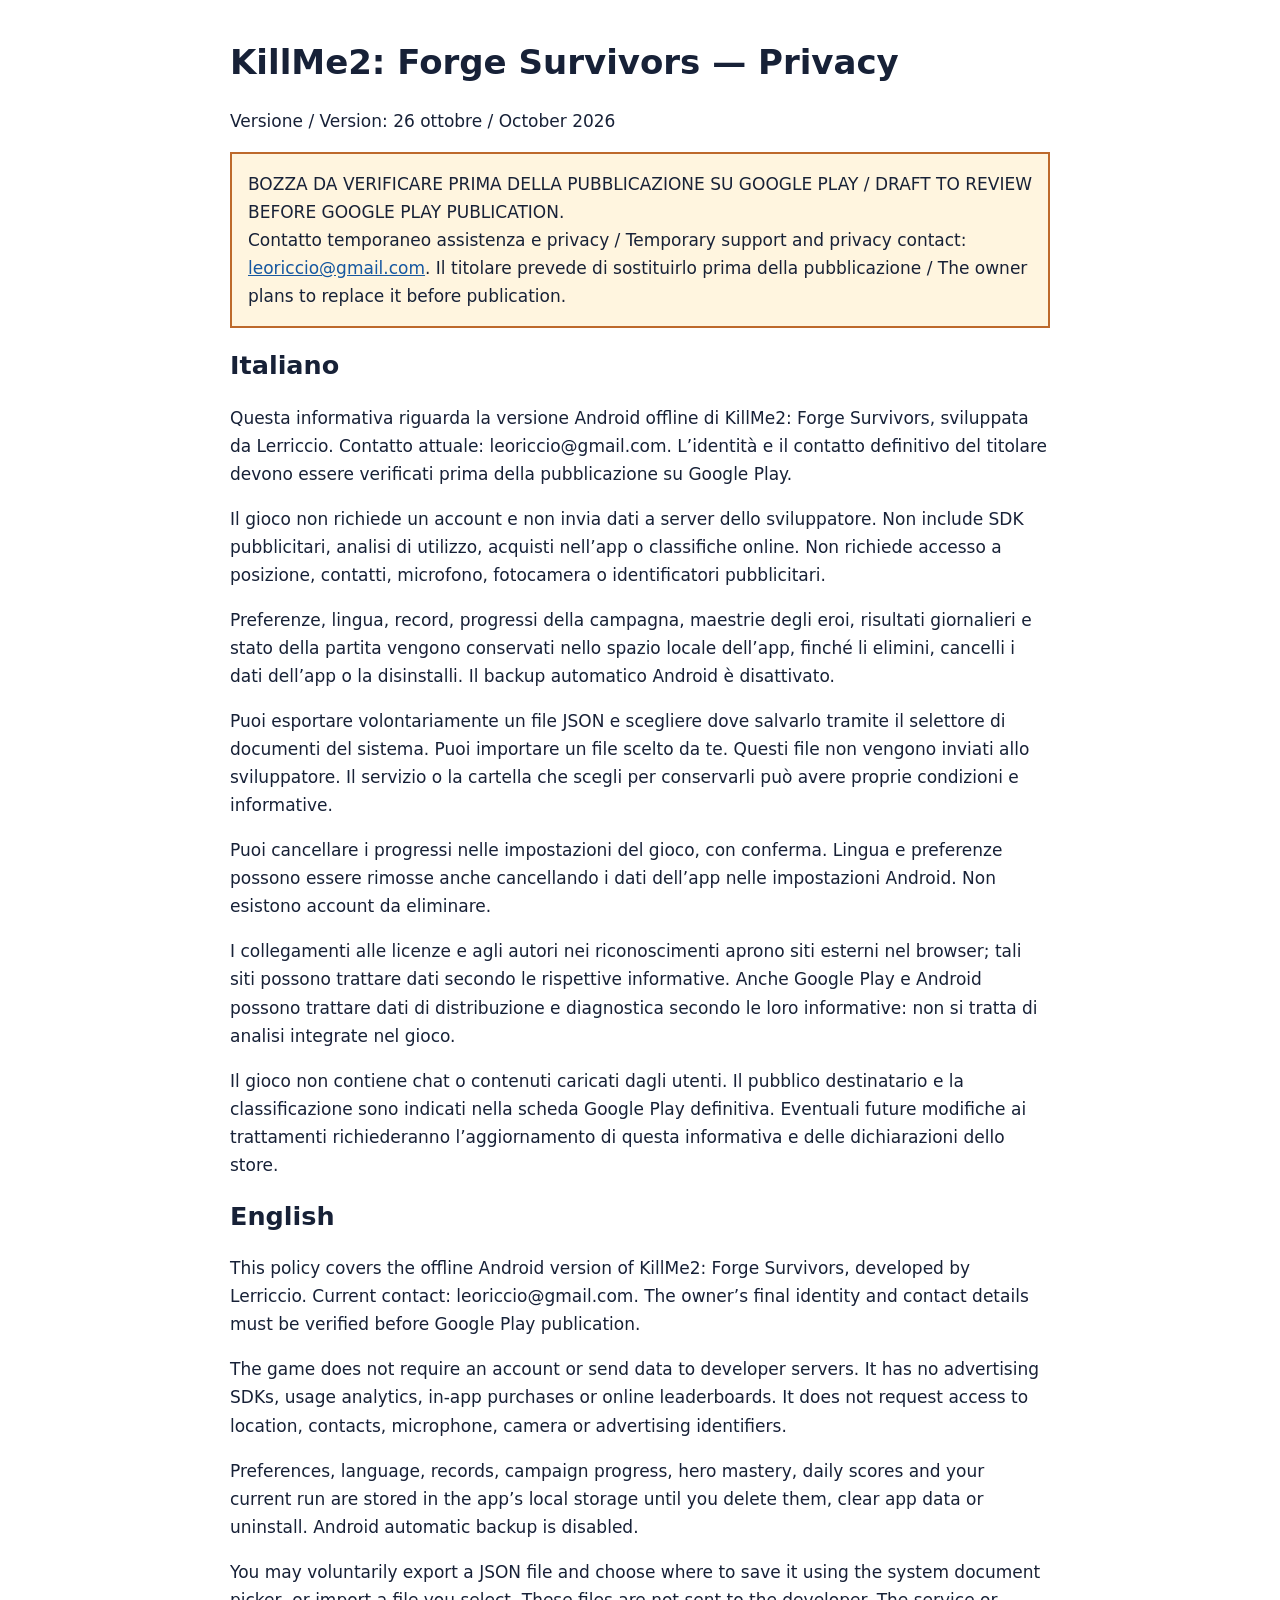
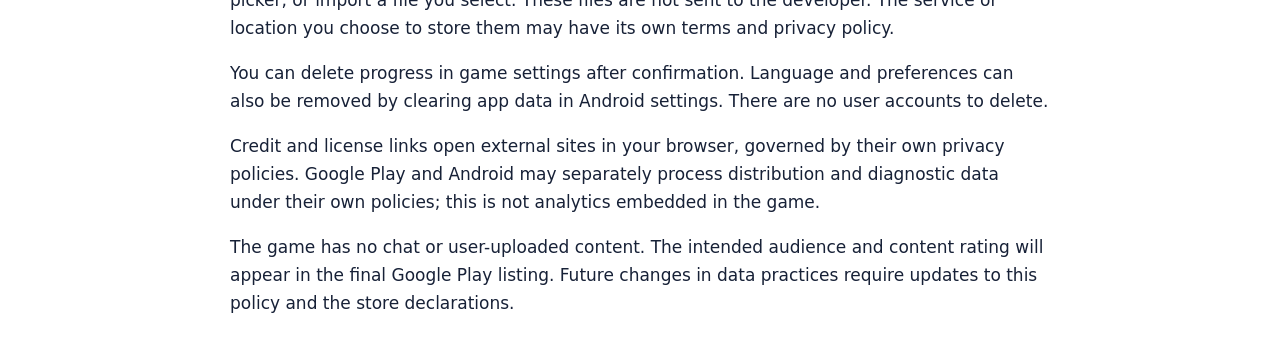
<file: privacy.html>
<!doctype html><html lang="it"><head><meta charset="utf-8"><meta name="viewport" content="width=device-width,initial-scale=1"><title>KillMe2 — Privacy</title><style>body{max-width:820px;margin:40px auto;padding:0 22px;font:17px/1.65 system-ui,sans-serif;color:#172137}h1,h2{line-height:1.3}.draft{padding:16px;border:2px solid #bd692b;background:#fff5df}a{color:#1557a0}</style></head><body>
<h1>KillMe2: Forge Survivors — Privacy</h1><p>Versione / Version: 26 ottobre / October 2026</p>
<p class="draft">BOZZA DA VERIFICARE PRIMA DELLA PUBBLICAZIONE SU GOOGLE PLAY / DRAFT TO REVIEW BEFORE GOOGLE PLAY PUBLICATION.<br>Contatto temporaneo assistenza e privacy / Temporary support and privacy contact: <a href="mailto:leoriccio@gmail.com">leoriccio@gmail.com</a>. Il titolare prevede di sostituirlo prima della pubblicazione / The owner plans to replace it before publication.</p>
<h2>Italiano</h2><p>Questa informativa riguarda la versione Android offline di KillMe2: Forge Survivors, sviluppata da Lerriccio. Contatto attuale: leoriccio@gmail.com. L’identità e il contatto definitivo del titolare devono essere verificati prima della pubblicazione su Google Play.</p>
<p>Il gioco non richiede un account e non invia dati a server dello sviluppatore. Non include SDK pubblicitari, analisi di utilizzo, acquisti nell’app o classifiche online. Non richiede accesso a posizione, contatti, microfono, fotocamera o identificatori pubblicitari.</p>
<p>Preferenze, lingua, record, progressi della campagna, maestrie degli eroi, risultati giornalieri e stato della partita vengono conservati nello spazio locale dell’app, finché li elimini, cancelli i dati dell’app o la disinstalli. Il backup automatico Android è disattivato.</p>
<p>Puoi esportare volontariamente un file JSON e scegliere dove salvarlo tramite il selettore di documenti del sistema. Puoi importare un file scelto da te. Questi file non vengono inviati allo sviluppatore. Il servizio o la cartella che scegli per conservarli può avere proprie condizioni e informative.</p>
<p>Puoi cancellare i progressi nelle impostazioni del gioco, con conferma. Lingua e preferenze possono essere rimosse anche cancellando i dati dell’app nelle impostazioni Android. Non esistono account da eliminare.</p>
<p>I collegamenti alle licenze e agli autori nei riconoscimenti aprono siti esterni nel browser; tali siti possono trattare dati secondo le rispettive informative. Anche Google Play e Android possono trattare dati di distribuzione e diagnostica secondo le loro informative: non si tratta di analisi integrate nel gioco.</p>
<p>Il gioco non contiene chat o contenuti caricati dagli utenti. Il pubblico destinatario e la classificazione sono indicati nella scheda Google Play definitiva. Eventuali future modifiche ai trattamenti richiederanno l’aggiornamento di questa informativa e delle dichiarazioni dello store.</p>
<h2 lang="en">English</h2><div lang="en"><p>This policy covers the offline Android version of KillMe2: Forge Survivors, developed by Lerriccio. Current contact: leoriccio@gmail.com. The owner’s final identity and contact details must be verified before Google Play publication.</p>
<p>The game does not require an account or send data to developer servers. It has no advertising SDKs, usage analytics, in-app purchases or online leaderboards. It does not request access to location, contacts, microphone, camera or advertising identifiers.</p>
<p>Preferences, language, records, campaign progress, hero mastery, daily scores and your current run are stored in the app’s local storage until you delete them, clear app data or uninstall. Android automatic backup is disabled.</p>
<p>You may voluntarily export a JSON file and choose where to save it using the system document picker, or import a file you select. These files are not sent to the developer. The service or location you choose to store them may have its own terms and privacy policy.</p>
<p>You can delete progress in game settings after confirmation. Language and preferences can also be removed by clearing app data in Android settings. There are no user accounts to delete.</p>
<p>Credit and license links open external sites in your browser, governed by their own privacy policies. Google Play and Android may separately process distribution and diagnostic data under their own policies; this is not analytics embedded in the game.</p>
<p>The game has no chat or user-uploaded content. The intended audience and content rating will appear in the final Google Play listing. Future changes in data practices require updates to this policy and the store declarations.</p></div>
</body></html>
</file>
<file: style.css>
@font-face{font-family:'Arcade Pixel';src:url('assets/arcade-pixel.ttf') format('truetype');font-display:swap}
/* Campaign map and original, sprite-based comic reader. */
.campaign-screen{position:fixed;inset:80px 4% 18px;z-index:4;overflow:auto;padding:26px;background:#131c30f5;border:3px solid #7d8196;box-shadow:6px 6px #080c18}
.campaign-screen h2{font:clamp(16px,2.4vw,28px)/1.6 var(--pixel);color:var(--lime);margin:12px 0}
.campaign-intro,#campaignProgress{font:16px/1.6 system-ui,sans-serif;color:#d0d8e8}
#campaignHeroes{display:flex;gap:10px;flex-wrap:wrap;margin:20px 0}
#campaignHeroes button{padding:12px;background:#26344d;border:2px solid #65708b;color:#e9eced;min-height:44px;font-size:10px}
#campaignHeroes button[aria-pressed=true]{border-color:var(--lime);color:var(--lime)}
.canyon-route{position:relative;isolation:isolate;overflow:hidden;background:linear-gradient(#352b50 0 35%,#8d5357 35% 38%,#54354b 38% 65%,#2c233b 65%);border:3px solid #ad7567;padding:32px 20px}
.canyon-route:before{content:'';position:absolute;inset:15% -2% 0;background:#392b40;clip-path:polygon(0 35%,12% 5%,20% 45%,34% 20%,41% 60%,58% 25%,70% 60%,86% 0,100% 45%,100% 100%,0 100%);z-index:-1}
.route-sun{position:absolute;right:12%;top:15px;width:64px;height:64px;background:#ffc778;box-shadow:0 0 35px #ffb56660;z-index:-1}
#missionNodes{display:grid;grid-template-columns:repeat(5,minmax(0,1fr));gap:14px;align-items:start;position:relative}
#missionNodes:before{content:'';position:absolute;top:105px;left:3%;right:3%;border-top:5px dashed #e5b675;z-index:-1}
.mission-node{display:flex;flex-direction:column;gap:10px;min-height:175px;padding:18px 12px;text-align:left;background:#172137ef;color:#edf0ee;border:3px solid #8593a9;box-shadow:4px 5px #111426}
.mission-node:nth-child(even){margin-top:42px}.mission-node b{font:24px var(--pixel);color:var(--lime)}.mission-node strong{font:11px/1.8 var(--pixel)}.mission-node small{font:14px/1.5 system-ui,sans-serif;color:#c4cddd}.mission-node:disabled{opacity:.6;cursor:default}.mission-node.completed{border-color:#66ffcf}.mission-node:not(:disabled):hover{border-color:var(--lime)}
.campaign-actions{display:flex;gap:14px;justify-content:center;align-items:center;flex-wrap:wrap;margin-top:20px}.campaign-actions .secondary{margin:0}.campaign-actions button{min-height:44px}
.comic-screen{max-width:1000px;margin:auto;background:#11182a}.comic-screen h2{margin:8px 0 16px}#comicArt{display:block;width:100%;height:auto;image-rendering:pixelated;border:4px solid #eee3c8;background:#332b48}
.comic-caption{background:#eee3c8;color:#171c2d;padding:18px 24px;border-top:4px solid #171c2d;min-height:125px}.comic-caption strong{font:12px/1.8 var(--pixel)}.comic-caption p{font:clamp(17px,2vw,21px)/1.5 system-ui,sans-serif;margin:8px 0 0}
#missionObjective{position:absolute;bottom:155px;left:4%;max-width:min(410px,90%);padding:10px 14px;border-left:3px solid var(--lime);background:#101426ed;font:14px/1.5 system-ui,sans-serif;color:#fff0c4}
#campaignButton{font-size:10px;width:100%;min-width:0;line-height:1.8}#menu .menu-actions>#startButton{margin:16px 0 0}
@media(max-width:850px){.campaign-screen{inset:76px 3% 12px;padding:16px}#missionNodes{grid-template-columns:1fr}.mission-node,.mission-node:nth-child(even){margin:0;min-height:0;display:grid;grid-template-columns:35px 1fr;padding:12px}.mission-node small{grid-column:2}#missionNodes:before{top:0;bottom:0;left:28px;right:auto;border-top:0;border-left:4px dashed #e5b675}.canyon-route{padding:20px 12px}.comic-caption{padding:14px;min-height:140px}.comic-screen .primary{width:auto;flex:1;min-width:120px}.comic-screen .campaign-actions{gap:10px}#missionObjective{bottom:135px;font-size:12px;max-width:60%}}
#gameText{position:fixed;inset:0;z-index:3;pointer-events:none}
#bossHud{position:absolute;bottom:122px;left:0;right:0;display:flex;justify-content:center}
.boss-panel{width:min(480px,92%);padding:10px;background:#101426;border:2px solid #38415a;text-align:center}
#bossName{font:14px/1.6 var(--pixel);overflow-wrap:anywhere;margin-bottom:8px}
.boss-health{height:10px;background:#38415a}
.boss-health i{display:block;height:100%;background:currentColor}
@media(max-width:850px){#bossName{font-size:10px}}
:root{color-scheme:dark;--lime:#ffdb77;--cyan:#72e3ed;--ink:#101426;--muted:#a0acc5;--pixel:'Arcade Pixel',monospace}
*{box-sizing:border-box}body{margin:0;background:var(--ink);color:#edf0ee;font:13px/1.6 var(--pixel);overflow:hidden}button,select{font:inherit}button{cursor:pointer}button,select{border-radius:0}button:focus-visible,select:focus-visible,a:focus-visible{outline:3px solid var(--cyan);outline-offset:5px}[hidden]{display:none!important}
#game,#vignette{position:fixed;inset:0}#game{image-rendering:pixelated;image-rendering:crisp-edges}#vignette{pointer-events:none;width:100%;height:100%;z-index:2;background:repeating-linear-gradient(0deg,#080d1814 0 1px,transparent 1px 4px);border:6px solid #101426}
header{position:fixed;top:0;left:0;right:0;z-index:5;height:66px;padding:0 4%;display:flex;align-items:center;justify-content:space-between;background:#101426;border-bottom:3px solid #42435f}.wordmark{color:var(--lime);text-decoration:none;font-size:22px}.wordmark span{font-size:10px;color:#c6ccdc;margin-left:14px}.top-right{display:flex;align-items:center;gap:18px;font-size:9px;color:#a0acc5}.top-right button{font-size:11px;padding:8px 11px;background:#252c44;border:2px solid #65708b;color:var(--lime);box-shadow:3px 3px #080c18}
.screen{position:absolute;z-index:3;top:86px;left:4%;width:55%;max-width:760px;max-height:calc(100dvh - 104px);overflow:auto;padding:24px 28px;background:#11172bf5;border:3px solid #64708d;box-shadow:6px 6px 0 #090d1e, inset 0 0 0 3px #242d47;scrollbar-width:thin;scrollbar-color:#64708d #11172b}.eyebrow{font-size:9px;letter-spacing:1px;color:var(--cyan)}.eyebrow i{display:inline-block;width:7px;height:7px;background:var(--cyan);margin-right:9px}
h1{font-family:var(--pixel);font-size:clamp(42px,5.4vw,78px);font-weight:400;line-height:1.14;letter-spacing:2px;margin:16px 0;text-shadow:4px 4px #aa4c67,8px 8px #080f24}h1 span{color:var(--lime)}h1 b{font-size:26px;margin-left:22px;color:#f5879b;vertical-align:top;font-weight:400}.intro{font-family:monospace;font-size:14px;line-height:1.65;color:#c6ccdc;margin:18px 0}.roster-label{font-size:10px;color:var(--lime);margin:20px 0 10px}.roster-label span{float:right;color:#8292b1;font-size:8px;line-height:2}
#roster{display:grid;grid-template-columns:repeat(4,1fr);gap:10px}.hero-card{min-width:0;position:relative;background:#202b43;border:3px solid #485673;color:#edf0ee;padding:0 4px 10px;box-shadow:3px 3px #090d1e}.hero-card:nth-child(2){background:#392a3e}.hero-card:nth-child(3){background:#2e3444}.hero-card:nth-child(4){background:#2e2847}.hero-card:hover{border-color:var(--cyan)}.hero-card[aria-pressed=true]{border-color:var(--lime);box-shadow:3px 3px #aa7955}.hero-card[aria-pressed=true]:before{content:'1P';position:absolute;top:5px;left:5px;color:var(--lime);font-size:8px}.hero-card canvas{position:static;display:block;width:104px;max-width:100%;height:80px;margin:0 auto;object-fit:contain;image-rendering:pixelated}.hero-card b{display:block;font-size:11px;font-weight:400}.hero-card small{display:block;font-family:monospace;font-size:10px;color:#a8b4cb;margin-top:7px}#heroDetails{font:12px/1.6 monospace;color:#c6ccdc;min-height:39px;margin:12px 0}
.config{display:flex;gap:14px;margin:18px 0}label{flex:1;min-width:0;font-size:8px;color:#a8b4cb}select{display:block;width:100%;margin-top:9px;padding:11px 8px;background:#202b43;color:#edf0ee;border:2px solid #485673;font-family:monospace;font-size:12px}.primary{background:var(--lime);color:#151a2a;border:3px solid #fff0b6;box-shadow:4px 4px #aa7955;padding:15px 20px;min-width:290px;font-size:11px}.primary:hover{background:#fff0b6;transform:translateY(-2px)}.primary:active{transform:translate(3px,3px);box-shadow:1px 1px #aa7955}.primary span{float:right;margin-left:25px}.controls{display:flex;gap:14px;align-items:center;flex-wrap:wrap;font:11px monospace;color:#a8b4cb;margin-top:24px}kbd{font:9px var(--pixel);padding:4px 5px;border:1px solid #64708d;border-bottom:3px solid #64708d;color:#edf0ee;background:#202b43}.music-credit{font-family:monospace;line-height:1.4;margin-top:16px}.best{margin-top:18px;padding-top:14px;border-top:2px dashed #485673;font-size:8px;color:#a8b4cb}.best strong{font-size:13px;color:var(--lime);margin-left:14px;font-weight:400}.best>span{display:block;margin-top:9px;font-size:7px;color:#8292b1}
#hud{position:fixed;inset:0;z-index:3;pointer-events:none}.hud-left{position:absolute;top:90px;left:4%;width:240px}.health-label{display:flex;justify-content:space-between;margin-top:16px;font-size:9px;color:#c6ccdc}.health-label strong{font-weight:400;color:#edf0ee}.bar{height:12px;border:2px solid #64708d;padding:2px;background:#101426;margin-top:7px}.bar i{display:block;height:100%;background:var(--lime)}.xp i{background:var(--cyan)}.wave-panel{position:absolute;left:50%;top:88px;transform:translateX(-50%);text-align:center;background:#101426db;padding:8px 16px;border-bottom:3px solid #64708d}.wave-panel>div{color:var(--lime);font-size:10px}.wave-panel strong{display:block;font-size:30px;line-height:1.5;font-weight:400}.wave-panel small{font-size:8px;color:#c6ccdc}.score-panel{position:absolute;top:93px;right:4%;text-align:right}.score-panel small{font-size:9px;color:#c6ccdc}.score-panel>strong{display:block;font-size:25px;font-weight:400;color:var(--lime)}#combo{font-size:12px;color:var(--cyan);margin-top:12px}.abilities{position:absolute;bottom:44px;left:50%;transform:translateX(-50%);display:flex;gap:15px}.abilities>button{background:#101426ed;border:2px solid #64708d;box-shadow:3px 3px #090d1e;padding:12px;display:grid;grid-template-columns:auto 1fr;gap:7px 12px;min-width:210px}.abilities kbd{grid-row:span 2;align-self:center}.abilities span{font-size:8px;color:#c6ccdc}.abilities strong{font-size:9px;font-weight:400;color:var(--lime)}.bottom-note{position:absolute;bottom:14px;width:100%;text-align:center;color:#c6ccdc;font-size:8px}#announcement{position:absolute;top:30%;left:5%;width:90%;text-align:center;font-size:26px;line-height:1.6;color:var(--lime);text-shadow:3px 3px #101426,-3px -3px #101426}
.modal-wrap{position:fixed;z-index:4;inset:66px 0 0;display:flex;justify-content:center;align-items:center;background:#101426e8}.modal{width:min(850px,92vw);max-height:90%;overflow:auto;padding:32px;text-align:center;border:3px solid #64708d;background:#151e34;box-shadow:7px 7px #080c18}.modal h2{font-size:30px;line-height:1.5;font-weight:400;color:var(--lime);margin:16px 0}.modal p{font:14px/1.8 monospace;color:#c6ccdc}.secondary{display:block;margin:24px auto 0;background:transparent;color:#a8b4cb;border:2px solid #485673;padding:11px 15px;font-size:9px}.secondary:hover{border-color:var(--cyan);color:var(--cyan)}#choices{display:flex;gap:12px;margin:24px 0}.upgrade{flex:1;padding:20px 15px;min-height:190px;text-align:left;background:#202b43;border:3px solid #485673;color:#edf0ee}.upgrade:hover{border-color:var(--lime);background:#2b3751}.upgrade .icon{display:block;font:28px monospace;color:var(--lime);margin-bottom:20px}.upgrade b{display:block;font-size:11px;line-height:1.7;color:var(--lime);font-weight:400}.upgrade small{display:block;font:12px/1.7 monospace;color:#c6ccdc;margin-top:12px}
@media(min-width:851px) and (max-height:820px){.screen{padding:18px 22px}h1{font-size:52px;margin:10px 0}.intro{margin:12px 0}.roster-label{margin-top:14px}.hero-card canvas{height:64px}.config{margin:14px 0}.controls{margin-top:18px}.best{margin-top:12px}}
@media(max-width:850px){body{overflow:auto}header{height:60px}.wordmark span,#status{display:none}.top-right{gap:10px}.screen{position:relative;left:auto;top:auto;width:auto;max-width:650px;margin:82px auto 28px;max-height:none;padding:20px 16px}h1{font-size:52px}.screen{margin-left:4%;margin-right:4%}.roster-label span{display:none}.hero-card canvas{height:64px}.hero-card b{font-size:9px}.hero-card small{font-size:9px}.config{gap:9px}label{font-size:7px}.primary{min-width:0;width:100%;font-size:10px}.best>span{line-height:1.8}.hud-left{width:135px;top:82px}.hud-left .eyebrow{font-size:7px;max-width:180px}.score-panel{top:80px}.score-panel>strong{font-size:19px}.wave-panel{top:197px;padding:5px 10px}.wave-panel strong{font-size:23px}.wave-panel>div{font-size:8px}.abilities{gap:8px;bottom:44px;width:92%;justify-content:center}.abilities>button{min-width:0;flex:1;padding:9px;gap:6px;font-size:8px}.abilities span{font-size:7px}.abilities kbd{font-size:7px}.bottom-note{font-size:6px}#announcement{font-size:17px;top:40%}.modal-wrap{inset:60px 0 0}.modal{padding:18px}.modal h2{font-size:20px}#choices{flex-direction:column}.upgrade{min-height:0}.upgrade .icon{float:left;margin-right:16px;margin-bottom:0}.upgrade b{font-size:10px}}
@media(prefers-reduced-motion:reduce){.primary:hover{transform:none}}
.credits-button{display:block;margin-top:16px;padding:10px 14px;font-size:9px}
#creditsDialog{color:#edf0ee;background:#151d32;border:3px solid var(--cyan);box-shadow:7px 7px #080c18;width:min(720px,calc(100% - 28px));max-height:calc(100dvh - 40px);padding:26px;overflow:auto;font:15px/1.65 system-ui,sans-serif}
#creditsDialog::backdrop{background:#050913d9}
.credits-heading{display:flex;justify-content:space-between;align-items:flex-start;gap:16px;border-bottom:2px dashed #485673;padding-bottom:18px}
#creditsDialog h2{font:clamp(12px,3.1vw,19px)/1.7 var(--pixel);color:var(--lime);margin:12px 0 0}
#creditsDialog h3{font:11px/1.8 var(--pixel);color:var(--cyan);margin:0 0 12px}
#creditsDialog .eyebrow{font:8px/1.8 var(--pixel)}
#closeCreditsButton{font:9px/1.6 var(--pixel);padding:10px;flex-shrink:0}
#creditsDialog section{padding:22px 0;border-bottom:1px solid #3c4864}
#creditsDialog p{margin:8px 0}#creditsDialog a{color:#9cecff;text-underline-offset:3px;overflow-wrap:anywhere}
.creator-credit>span{font:9px/1.8 var(--pixel);color:#b5bfd5}.creator-credit>p{font:clamp(24px,6vw,36px)/1.7 var(--pixel);color:var(--lime)}.creator-credit small{font-size:14px;color:#b5bfd5}
.music-titles{padding-left:22px}.music-titles li{margin:9px 0}.credits-thanks{padding-top:14px;color:#b5bfd5}
@media(max-width:500px){#creditsDialog{padding:18px}.credits-heading{flex-direction:column}#closeCreditsButton{align-self:flex-end}}

/* Forged arcade controls and collectible power cards. */
button{transition:transform .15s,background .15s,border-color .15s,box-shadow .15s;touch-action:manipulation}
button:not(:disabled):hover{filter:brightness(1.12)}
button:not(:disabled):active{transform:translate(2px,3px);box-shadow:0 1px 0 #080c18}
.top-right button{min-height:40px;min-width:42px;background:linear-gradient(135deg,#343f5c,#1c243a);border-color:#7c8aaa;box-shadow:0 4px #080c18,inset 0 1px #ffffff26}
.top-right button:hover{border-color:var(--cyan);transform:translateY(-2px)}
.primary{position:relative;background:linear-gradient(120deg,#ffe5a0,#ffca58);border-color:#fff2c1;box-shadow:0 5px #9b633a,0 9px #080c1870,inset 0 2px #ffffff70;letter-spacing:1px}
.secondary{background:linear-gradient(135deg,#27334d,#1a2239);box-shadow:0 4px #080c18;border-color:#6a7a9b;color:#d7e1f2}
.hero-card{background-image:linear-gradient(145deg,#ffffff09,transparent);box-shadow:0 5px #080c18,inset 0 1px #ffffff15}
.hero-card:hover{transform:translateY(-3px);box-shadow:0 8px #080c18}
.hero-card[aria-pressed=true]{box-shadow:0 5px #9b633a,inset 0 0 20px #ffdb7710}
select{background:linear-gradient(135deg,#29364f,#1b253b);box-shadow:0 3px #080c18}
.abilities>button{pointer-events:auto;text-align:left;color:#edf0ee;font-family:var(--pixel);background:linear-gradient(135deg,#263650f5,#141c31f5);border-color:#72e3ed;box-shadow:0 4px #080c18,inset 0 0 15px #72e3ed12}
.abilities>button:disabled{cursor:default;border-color:#485673;background:#141c31ed;box-shadow:0 3px #080c18}
.abilities>button:not(:disabled):hover{transform:translateY(-3px);border-color:#ffdb77}
.modal-wrap{background:#080d20ce;backdrop-filter:blur(3px)}
.upgrade-mode .modal{width:min(1080px,94vw);padding:28px 30px 22px;background:radial-gradient(ellipse at 50% 0,#2c3353 0,transparent 65%),#121a2e;border-color:#7a88ac;box-shadow:0 0 0 6px #0a1021,0 20px 80px #0008,inset 0 0 0 2px #ffffff09}
.upgrade-mode .modal h2{font-size:clamp(20px,2.3vw,30px);margin:14px 0 10px;line-height:1.5}
.upgrade-mode .modal p{margin:0;font-size:13px}
.upgrade-mode #choices{display:grid;grid-template-columns:repeat(3,minmax(0,1fr));gap:18px;margin:26px 0 20px}
.rarity-common{--rarity:#b2c4d8;--rarity-rgb:178,196,216}
.rarity-rare{--rarity:#65c6ff;--rarity-rgb:101,198,255}
.rarity-epic{--rarity:#cf91ff;--rarity-rgb:207,145,255}
.rarity-legendary{--rarity:#ffcf69;--rarity-rgb:255,207,105}
.upgrade{position:relative;isolation:isolate;display:flex;flex-direction:column;min-width:0;min-height:352px;padding:16px 18px 0;background:linear-gradient(155deg,rgba(var(--rarity-rgb),.17),transparent 65%),#192339;border:2px solid var(--rarity);color:#edf0ee;box-shadow:0 6px #080d1b,inset 0 0 0 3px #0e1727;animation:card-arrive .3s both;animation-delay:calc(var(--card-index)*.07s)}
.upgrade:before{content:'';position:absolute;inset:6px;z-index:-1;pointer-events:none;border-top:1px solid rgba(var(--rarity-rgb),.3);background:repeating-linear-gradient(135deg,transparent 0 12px,#ffffff02 12px 13px)}
.upgrade:hover,.upgrade:focus-visible{transform:translateY(-7px);border-color:var(--rarity);background:linear-gradient(155deg,rgba(var(--rarity-rgb),.27),transparent 85%),#1c2941;box-shadow:0 12px #080d1b,0 0 28px rgba(var(--rarity-rgb),.18);filter:none!important}
.card-top{display:flex;justify-content:space-between;align-items:center;gap:6px;font:9px/1.5 monospace;letter-spacing:1px;color:var(--rarity)}
.rarity-badge{font-weight:bold}.card-number{opacity:.5;font-size:12px}
.card-art{display:grid;place-items:center;height:92px;margin:10px 0 14px;background:radial-gradient(ellipse,rgba(var(--rarity-rgb),.15),transparent 70%)}
.upgrade .icon{display:grid;place-items:center;float:none;width:64px;height:64px;margin:0;transform:rotate(-6deg);border:2px solid var(--rarity);background:rgba(var(--rarity-rgb),.08);box-shadow:5px 5px #080d1b,0 0 20px rgba(var(--rarity-rgb),.15);font:38px/1 monospace;color:var(--rarity)}
.card-tag{font:9px/1.5 monospace;letter-spacing:2px;color:var(--rarity);margin-bottom:7px}
.upgrade b{font:14px/1.6 var(--pixel);color:#f3f4fc;overflow-wrap:anywhere}
.rank-label{display:block;width:fit-content;font:bold 10px/1.5 monospace;color:var(--rarity);border:1px solid rgba(var(--rarity-rgb),.4);background:rgba(var(--rarity-rgb),.08);padding:5px 7px;margin-top:12px}
.upgrade small{font:13px/1.65 monospace;color:#cdd7e9;margin:13px 0 20px}
.card-action{margin-top:auto;border-top:1px solid rgba(var(--rarity-rgb),.35);padding:13px 0;color:var(--rarity);font:10px/1.6 var(--pixel);display:flex;justify-content:space-between;gap:8px}
.rarity-legend{display:none;justify-content:center;gap:12px 24px;flex-wrap:wrap;border-top:1px solid #485673;padding-top:16px;font:10px/1.6 monospace;letter-spacing:1px}
.upgrade-mode .rarity-legend{display:flex}.rarity-legend span{color:var(--rarity)}.rarity-legend b{color:#e7eaf4;margin-left:4px}
@keyframes card-arrive{from{opacity:0;transform:translateY(14px)}to{opacity:1;transform:translateY(0)}}
@media(max-width:650px){
 .upgrade-mode .modal{padding:18px 14px;max-height:94%}.upgrade-mode .modal h2{font-size:19px}.upgrade-mode .modal p{font-size:12px}
 .upgrade-mode #choices{grid-template-columns:1fr;gap:12px;margin:18px 0}
 .upgrade{display:grid;grid-template-columns:52px 1fr;column-gap:12px;min-height:0;padding:12px 14px 0}
 .card-top{grid-column:1/-1}.card-art{grid-column:1;grid-row:2/6;height:auto;margin:10px 0}.upgrade .icon{width:44px;height:44px;font-size:27px;box-shadow:3px 3px #080d1b}
 .card-tag{grid-column:2;margin:9px 0 3px;font-size:8px}.upgrade b{grid-column:2;font-size:12px}.rank-label{grid-column:2;margin-top:5px;font-size:9px;padding:3px 5px}
 .upgrade small{grid-column:2;font-size:12px;margin:7px 0 12px}.card-action{grid-column:1/-1;font-size:9px;padding:9px 0}.rarity-legend{gap:6px 14px;font-size:9px}
}
@media(prefers-reduced-motion:reduce){button{transition:none}.upgrade{animation:none}.upgrade:hover,.hero-card:hover,.top-right button:hover,.abilities>button:not(:disabled):hover{transform:none}}

/* Combat goals stay beside the score so the arena remains readable. */
.combo-track{height:3px;margin-top:6px;background:#28334a}.combo-track i{display:block;height:100%;background:var(--cyan)}
#furyMeter{margin-top:14px;padding:9px 10px;background:#101426e8;border:2px solid #967448;min-width:150px;text-align:left}
#furyText{font:9px/1.5 var(--pixel);color:#ffcd65}.fury-track{height:8px;background:#342c39;margin:6px 0}.fury-track i{display:block;height:100%;background:#ffcd65;transition:width .12s linear}
#furyMeter small{font:8px/1.4 monospace;letter-spacing:.5px}#furyMeter[data-active=true]{border-color:#fff0c4;box-shadow:0 0 20px #ffcd6533}#furyMeter[data-active=true] .fury-track i{background:#fff0c4}
.event-panel{position:absolute;bottom:120px;left:4%;max-width:240px;padding:9px 12px;border-left:3px solid #ffcd65;background:#101426dc}.event-panel strong{display:block;font:9px/1.6 var(--pixel);color:#ffcd65}.event-panel span{display:block;font:12px/1.5 monospace;color:#c6ccdc;margin-top:4px}
@media(max-width:850px){#furyMeter{min-width:120px;padding:6px;margin-top:8px}#furyText{font-size:8px}#furyMeter small{font-size:7px}.event-panel{bottom:145px;max-width:175px;padding:6px 8px}.event-panel strong{font-size:7px}.event-panel span{font-size:10px}}
@media(max-height:500px){.event-panel{bottom:12px;left:4%;max-width:170px}.event-panel span{display:none}#furyMeter small{display:none}#furyMeter{margin-top:6px}.score-panel #combo{margin-top:4px;font-size:9px}}
@media(prefers-reduced-motion:reduce){.fury-track i{transition:none}}
/* Avoid filtering the moving arena behind the modal on touch GPUs. */
@media(pointer:coarse){.modal-wrap{backdrop-filter:none;background:#080d20f2}.fury-track i{transition:none}}

/* Touch controls, safe areas and compact landscape HUD. */
html{height:100%;overscroll-behavior:none}
body.in-game{overflow:hidden;overscroll-behavior:none}
body.in-game #game{touch-action:none}
header{padding-left:max(4%,env(safe-area-inset-left));padding-right:max(4%,env(safe-area-inset-right));padding-top:env(safe-area-inset-top);height:calc(66px + env(safe-area-inset-top))}
.top-right button{min-width:44px;min-height:44px}
#displayNotice{position:fixed;z-index:10;top:calc(76px + env(safe-area-inset-top));left:5%;right:5%;padding:14px;background:#202b43;border:2px solid var(--cyan);font:14px/1.5 monospace;text-align:center}
#joystick,.touch-help{display:none}
@media(pointer:coarse),(any-pointer:coarse){
 .touch-help{display:block;font:13px/1.7 monospace;color:var(--cyan)}
 .controls,.bottom-note{display:none}
 #joystick{display:block;position:absolute;pointer-events:auto;touch-action:none;user-select:none;-webkit-user-select:none;left:max(18px,env(safe-area-inset-left));bottom:calc(22px + env(safe-area-inset-bottom));width:124px;height:124px;border-radius:50%;border:2px solid #72e3ed99;background:#10142699;box-shadow:inset 0 0 0 18px #72e3ed0a}
 #joystickKnob{position:absolute;left:50%;top:50%;width:48px;height:48px;transform:translate(-50%,-50%);border-radius:50%;background:#72e3ed88;border:2px solid #b5faff;pointer-events:none}
 .abilities{left:auto;right:max(16px,env(safe-area-inset-right));bottom:calc(22px + env(safe-area-inset-bottom));transform:none;width:min(46%,230px);gap:10px;flex-direction:column}
 .abilities>button{min-width:0;min-height:56px;padding:10px;grid-template-columns:1fr;gap:4px;touch-action:none;user-select:none;-webkit-user-select:none}
 .abilities kbd{display:none}.abilities span{font-size:7px;overflow-wrap:anywhere}.abilities strong{font-size:9px}
 #bossHud{bottom:calc(160px + env(safe-area-inset-bottom))}
}

/* Distinct arcade ability keys, with a live recharge strip. */
.abilities>button{--ability:#72e3ed;position:relative;isolation:isolate;padding-left:62px;border:2px solid var(--ability);border-radius:14px;background:linear-gradient(145deg,#244657f5,#111b30f5 75%);box-shadow:0 5px #070d1a,inset 0 1px #ffffff30,0 0 18px #72e3ed18;overflow:hidden}
#novaButton{--ability:#ffcd65;background:linear-gradient(145deg,#59412ef5,#241b30f5 75%);border-color:var(--ability);box-shadow:0 5px #070d1a,inset 0 1px #ffffff30,0 0 18px #ffcd6520}
.abilities>button:after{content:'';position:absolute;bottom:0;left:0;width:calc(var(--charge,1)*100%);height:4px;background:var(--ability);box-shadow:0 0 8px var(--ability);pointer-events:none}
.ability-icon{position:absolute;left:14px;top:50%;width:32px;height:32px;transform:translateY(-50%);color:var(--ability);pointer-events:none;filter:drop-shadow(0 0 5px currentColor)}
.dash-icon:before,.dash-icon:after{content:'';position:absolute;width:13px;height:13px;border-top:4px solid currentColor;border-right:4px solid currentColor;transform:rotate(45deg);top:7px;left:0}
.dash-icon:after{left:12px}
.nova-icon{background:currentColor;clip-path:polygon(50% 0,61% 29%,85% 15%,71% 39%,100% 50%,71% 61%,85% 85%,61% 71%,50% 100%,39% 71%,15% 85%,29% 61%,0 50%,29% 39%,15% 15%,39% 29%)}
.abilities>button span{color:#ecf4ff;line-height:1.6}
.abilities>button strong{color:var(--ability);line-height:1.5}
.abilities>button:disabled,#novaButton:disabled{border-color:#586477;background:linear-gradient(145deg,#283348f5,#141c2ff5);box-shadow:0 3px #080c18,inset 0 1px #ffffff12}
.abilities>button:disabled .ability-icon{opacity:.45;filter:none}
.abilities>button:not(:disabled):active{transform:translateY(3px);box-shadow:0 1px #070d1a,inset 0 0 18px #ffffff20}
@media(pointer:coarse),(any-pointer:coarse){
 #joystick{position:fixed;opacity:.5;background:radial-gradient(circle,#72e3ed10 35%,#111c31c9 36%);border:2px solid #9deef877;box-shadow:inset 0 0 0 8px #72e3ed08,0 6px 22px #0003;pointer-events:none}
 #joystick.active{opacity:1;border-color:#9deef8;box-shadow:inset 0 0 0 8px #72e3ed0c,0 0 24px #72e3ed20}
 #joystickKnob{background:radial-gradient(circle at 35% 25%,#c6fbff,#4ca2b8 70%);border-color:#dcfcff;box-shadow:0 4px 10px #0006,inset 0 0 0 5px #14263a30}
 .abilities>button{padding:12px 10px 14px 54px;min-height:72px;gap:5px;text-align:left}
 .abilities>button span{font-size:7px}.abilities>button strong{font-size:10px}
 .ability-icon{left:12px;width:28px;height:28px}.dash-icon:before,.dash-icon:after{top:5px;width:11px;height:11px}.dash-icon:after{left:10px}
}
@media(max-width:850px){
 header{height:calc(60px + env(safe-area-inset-top))}.top-right{gap:8px}
 .screen{margin-top:calc(78px + env(safe-area-inset-top));max-width:calc(100% - 8%)}
 .modal-wrap{top:calc(60px + env(safe-area-inset-top));padding-bottom:env(safe-area-inset-bottom)}
 .hud-left{top:calc(76px + env(safe-area-inset-top));width:125px}.score-panel{top:calc(76px + env(safe-area-inset-top))}
 .health-label{margin-top:8px;font-size:8px}.bar{margin-top:4px}
 .wave-panel{top:calc(168px + env(safe-area-inset-top))}.wave-panel strong{font-size:18px}
 #announcement{font-size:14px}
}
@media(max-height:500px) and (pointer:coarse){
 .hud-left{width:155px;top:calc(70px + env(safe-area-inset-top))}.hud-left .eyebrow{font-size:6px}
 .wave-panel{top:calc(68px + env(safe-area-inset-top));padding:3px 8px}.wave-panel strong{font-size:18px}
 .score-panel{top:calc(70px + env(safe-area-inset-top))}.score-panel>strong{font-size:17px}
 #joystick{width:104px;height:104px;bottom:calc(12px + env(safe-area-inset-bottom))}
 .abilities{flex-direction:row;width:240px;bottom:calc(16px + env(safe-area-inset-bottom))}.abilities>button{flex:1}
 #bossHud{bottom:calc(88px + env(safe-area-inset-bottom))}.boss-panel{width:38%;padding:5px}#bossName{font-size:7px;margin-bottom:4px}
 #announcement{top:42%;font-size:13px}.modal{max-height:95%}
}
@media(max-width:360px){#roster{grid-template-columns:repeat(2,1fr)}.screen{padding:16px 12px}h1{font-size:44px}.top-right{gap:5px}.wordmark{font-size:18px}.top-right button{padding:7px}}

/* Clear labels and predictable hit areas across menu, combat and dialogs. */
:root{--toolbar-height:66px}
header{height:calc(var(--toolbar-height) + env(safe-area-inset-top));gap:16px}
.top-right{gap:10px}
.top-right button{display:inline-flex;align-items:center;justify-content:center;gap:9px;min-height:44px;padding:10px 12px;font-size:8px;line-height:1.5;white-space:nowrap}
#fullscreenButton{border-color:var(--cyan);color:#d1fbff;background:#213e50}
#fullscreenButton[aria-pressed=true]{background:#31576a}
.control-icon{display:inline-block;flex:0 0 18px;width:18px;height:18px;position:relative;pointer-events:none}
.fullscreen-icon{background:linear-gradient(currentColor,currentColor) left top/6px 2px no-repeat,linear-gradient(currentColor,currentColor) left top/2px 6px no-repeat,linear-gradient(currentColor,currentColor) right top/6px 2px no-repeat,linear-gradient(currentColor,currentColor) right top/2px 6px no-repeat,linear-gradient(currentColor,currentColor) left bottom/6px 2px no-repeat,linear-gradient(currentColor,currentColor) left bottom/2px 6px no-repeat,linear-gradient(currentColor,currentColor) right bottom/6px 2px no-repeat,linear-gradient(currentColor,currentColor) right bottom/2px 6px no-repeat}
.pause-icon:before,.pause-icon:after{content:'';position:absolute;top:2px;bottom:2px;width:5px;background:currentColor}.pause-icon:before{left:2px}.pause-icon:after{right:2px}
#pauseButton[aria-pressed=true] .pause-icon:before{background:none;border-left:13px solid currentColor;border-top:8px solid transparent;border-bottom:8px solid transparent;top:1px;bottom:auto;width:0;height:0}
#pauseButton[aria-pressed=true] .pause-icon:after{display:none}
.audio-icon:before{content:'';position:absolute;left:1px;top:6px;width:5px;height:7px;background:currentColor}
.audio-icon:after{content:'';position:absolute;left:5px;top:2px;border-right:9px solid currentColor;border-top:7px solid transparent;border-bottom:7px solid transparent}
#muteButton[aria-pressed=false]{color:#a0acc5;border-color:#64708d}
#muteButton[aria-pressed=false] .audio-icon{opacity:.5}
button:disabled{cursor:default;filter:none;opacity:.6}
button:disabled:hover{transform:none}
button,select{min-height:44px}
.menu-actions{display:flex;flex-wrap:wrap;align-items:stretch;gap:14px}
.menu-actions .primary{flex:1;min-width:250px}
.menu-actions .credits-button{margin:0;flex:0 1 auto}
.modal>.primary,.modal>.secondary{width:min(100%,360px);min-width:0;margin:16px auto 0;min-height:48px}
#closeCreditsButton{margin:0;min-height:44px}
.abilities>button{min-height:66px;max-width:100%;overflow-wrap:anywhere}
.abilities>button:disabled strong{color:#a8b4cb}
.screen{top:calc(var(--toolbar-height) + 20px + env(safe-area-inset-top));max-height:calc(100dvh - var(--toolbar-height) - 38px - env(safe-area-inset-top))}
.modal-wrap{top:calc(var(--toolbar-height) + env(safe-area-inset-top))}
@media(max-width:1100px){#status{display:none}}
@media(max-width:850px){
 :root{--toolbar-height:60px}
 .screen{top:auto;margin-top:calc(var(--toolbar-height) + 18px + env(safe-area-inset-top));max-height:none}
 .wordmark span{display:none}
 .hud-left,.score-panel{top:calc(var(--toolbar-height) + 16px + env(safe-area-inset-top))}
 .wave-panel{top:calc(var(--toolbar-height) + 108px + env(safe-area-inset-top))}
}
@media(max-width:600px){
 :root{--toolbar-height:108px}
 header{align-items:flex-start;padding-top:calc(6px + env(safe-area-inset-top));gap:8px}
 .wordmark{padding-top:8px;font-size:20px}
 .top-right{display:grid;grid-template-columns:auto auto;gap:6px;justify-content:end}
 .top-right button{font-size:7px;padding:8px;gap:7px;min-height:44px}
 #fullscreenButton{grid-row:2;grid-column:1/-1;width:100%}
 #pauseButton{grid-row:1;grid-column:1}
 #muteButton{grid-row:1;grid-column:2}
 .menu-actions{display:grid;grid-template-columns:1fr;gap:12px}
 .menu-actions .primary{min-width:0;width:100%;padding:15px 10px;font-size:9px}
 .menu-actions .credits-button{width:100%}
 .hero-card{min-height:100px}
 .modal{padding:18px 14px}
 .modal h2{font-size:clamp(15px,4vw,20px);overflow-wrap:anywhere}
 .abilities{bottom:calc(30px + env(safe-area-inset-bottom))}
 .abilities>button{min-height:64px}
}
@media(max-height:500px) and (min-width:601px){
 .hud-left,.score-panel{top:calc(var(--toolbar-height) + 10px + env(safe-area-inset-top))}
 .wave-panel{top:calc(var(--toolbar-height) + 8px + env(safe-area-inset-top))}
 .abilities{bottom:calc(16px + env(safe-area-inset-bottom))}
 .modal-wrap{padding:8px 0}.modal{max-height:100%;padding:14px}
}
@media(max-height:500px) and (min-width:601px) and (any-pointer:coarse){
 .event-panel{left:50%;transform:translateX(-50%);bottom:12px;max-width:170px}
}
.campaign-screen{top:calc(var(--toolbar-height,66px) + 14px + env(safe-area-inset-top));bottom:calc(12px + env(safe-area-inset-bottom))}
.comic-screen h2{overflow-wrap:anywhere}.campaign-actions button{max-width:100%}
#modalDescription{white-space:pre-line}
#missionObjective{bottom:175px}
@media(max-width:850px){#missionObjective{bottom:210px;max-width:90%}}
/* Illustrated 8-bit cutscenes, with localized dialogue outside the artwork. */
.comic-screen{max-width:1120px;background:#e5d5ab;color:#272337;border:4px solid #1c2030;box-shadow:0 0 0 3px #d2b37f,7px 8px #080c18}
.comic-screen .eyebrow{color:#77512f}.comic-screen h2{color:#262338;text-shadow:2px 2px #c8ad79;font-size:clamp(16px,2.3vw,26px);margin:16px 0 24px}
.comic-page{display:grid;grid-template-columns:minmax(0,1fr) minmax(220px,.45fr);gap:24px;align-items:center}
.comic-picture{position:relative;min-width:0;box-shadow:6px 6px #b59a70;background:#211e31;border:4px solid #211e31}
#comicArt{border:0;background:#211e31;width:100%;height:auto;image-rendering:pixelated;image-rendering:crisp-edges}
#comicLoadStatus{position:absolute;inset:0;display:flex;align-items:center;justify-content:center;padding:20px;margin:0;color:#fff0c4;text-align:center;font:11px/2 var(--pixel);background:#211e31ed}
.comic-caption{position:relative;background:#fff7df;border:4px solid #252135;box-shadow:5px 5px #b59a70;padding:22px 20px;min-height:0;margin:0}
.comic-caption:before{content:'';position:absolute;left:-24px;top:30px;width:24px;height:28px;background:#252135;clip-path:polygon(100% 0,100% 100%,0 100%,0 80%,30% 80%,30% 55%,60% 55%,60% 25%,80% 25%,80% 0)}
.comic-caption:after{content:'';position:absolute;left:-15px;top:35px;width:17px;height:19px;background:#fff7df;clip-path:polygon(100% 0,100% 100%,0 100%,0 80%,30% 80%,30% 55%,60% 55%,60% 25%,80% 25%,80% 0)}
.comic-caption strong{color:#954826;font-size:11px}.comic-caption p{font:700 clamp(17px,1.7vw,21px)/1.55 system-ui,sans-serif;color:#272337}
.comic-screen[data-narrator=true] .comic-caption{background:#f5dda4}.comic-screen[data-narrator=true] .comic-caption:before,.comic-screen[data-narrator=true] .comic-caption:after{display:none}
.comic-screen .campaign-actions{margin-top:28px}.comic-screen .secondary{background:#3b3549;border-color:#7c665a;color:#fff0d5}
@media(max-width:850px){.comic-page{grid-template-columns:1fr;gap:24px}.comic-screen h2{margin:12px 0 18px}.comic-caption{padding:15px}.comic-caption:before{left:25px;top:-24px;transform:rotate(90deg)}.comic-caption:after{left:30px;top:-15px;transform:rotate(90deg)}.comic-caption p{font-size:17px}.comic-screen .campaign-actions{margin-top:22px}.comic-picture{max-width:600px;width:100%;margin:auto}}
@media(max-height:500px) and (min-width:601px){.comic-page{grid-template-columns:minmax(0,1fr) minmax(210px,.65fr)}.comic-screen h2{font-size:15px;margin:8px 0 12px}.comic-caption p{font-size:15px}.comic-screen .campaign-actions{margin-top:15px}}
/* Colorful, ordered home screen and a single preferences hub. */
:root{--toolbar-height:60px}
header{left:auto;right:20px;top:16px;width:auto;height:44px;padding:0;border:0;background:none;box-shadow:none;pointer-events:none}
header .top-right{display:flex;gap:10px;pointer-events:auto}
header .top-right button{grid-area:auto;width:auto}
#menu{top:50%;transform:translateY(-50%);left:5%;width:54%;max-width:740px;max-height:calc(100dvh - 64px);margin:0;padding:28px 30px;border:2px solid #7980b5;background:radial-gradient(ellipse at 0 0,#43366b88,transparent 60%),linear-gradient(145deg,#1b2039f5,#12182af5);box-shadow:0 0 0 6px #11142788,8px 10px #080d1db0,inset 0 3px #d3b4ff35;border-top:4px solid #b59af4}
.menu-heading{border-bottom:1px solid #7773a14a;padding-bottom:18px;margin-bottom:20px}
.menu-heading .eyebrow{color:#c5b1ff;font-size:8px;letter-spacing:2px;line-height:1.8}
#menu h1{font-size:clamp(40px,4.5vw,68px);margin:14px 0 10px;text-shadow:3px 3px #b94c80,6px 6px #0b1023}
#menu h1 b{color:#f38eb3;font-size:20px}
.menu-heading p{font:15px/1.5 system-ui,sans-serif;color:#c4c8e1;margin:0}
#menu .roster-label{font-size:9px;line-height:1.8;color:#e4d9ff;margin:0 0 12px;display:flex;align-items:center;gap:10px}
#menu .step-number{float:none;display:inline-grid;place-items:center;flex:0 0 25px;height:25px;color:#c0b3ff;font-size:9px;background:#3b3156;border:1px solid #78639a}
#menu .mode-label{margin-top:24px}
#roster{gap:12px}
#menu .hero-card{--hero-color:#72e3ed;--hero-bg:#234956;background:linear-gradient(150deg,var(--hero-bg),#1b243b 90%);border:2px solid #57627e;padding:4px 4px 12px;transition:transform .15s,border-color .15s}
#menu .hero-card:nth-child(2){--hero-color:#ffa273;--hero-bg:#673d46}
#menu .hero-card:nth-child(3){--hero-color:#ffe196;--hero-bg:#59523b}
#menu .hero-card:nth-child(4){--hero-color:#c9a1ff;--hero-bg:#503773}
#menu .hero-card b{font-size:10px;color:var(--hero-color)}
#menu .hero-card small{font:11px/1.4 system-ui,sans-serif;color:#c8ccdf}
#menu .hero-card[aria-pressed=true]{border-color:var(--hero-color);box-shadow:0 4px var(--hero-color),inset 0 0 24px #72e3ed12}
#menu .hero-card:hover{border-color:var(--hero-color)}
#menu .hero-card[aria-pressed=true]:before{color:var(--hero-color);font-size:7px}
#menu .config{margin:0 0 14px}
#menu .config label{font:12px/1.5 system-ui,sans-serif;color:#bcbdd6}
#menu .config label:after{content:'Per Arcade e Boss infiniti';display:block;font:11px/1.4 system-ui,sans-serif;color:#969dbb;margin-top:7px}
#menu select{font:14px system-ui,sans-serif;padding:11px 12px;margin-top:6px;border-color:#5f6590;background:#252e49}
#menu .menu-actions{display:grid;grid-template-columns:1fr;gap:12px}
#menu .menu-actions>button{display:flex;align-items:center;gap:16px;width:100%;min-width:0;min-height:76px;margin:0;padding:14px 18px;text-align:left;line-height:1.5;letter-spacing:0}
#menu .menu-actions>#campaignButton{background:linear-gradient(115deg,#ffe4a0,#ffc56d);border:2px solid #fff0bb;box-shadow:0 4px #9d654b}
#menu .menu-actions>#startButton{margin:0;background:linear-gradient(115deg,#2d6879,#27435f);border:2px solid #81d8e6;color:#e2fcff;box-shadow:0 4px #152b43}
#menu .mode-icon{float:none;margin:0;flex:0 0 38px;font:23px/1 var(--pixel);opacity:.8}
#menu .mode-copy{display:flex;flex-direction:column;gap:5px;float:none;margin:0;min-width:0}
#menu .mode-copy strong{font:12px/1.5 var(--pixel)}
#menu .mode-copy small{font:14px/1.3 system-ui,sans-serif;opacity:.85}
#menu .mode-arrow{float:none;margin:0 0 0 auto;font:28px system-ui,sans-serif}
#menu .controls{gap:12px;margin-top:22px;font-size:11px;line-height:2}
.menu-footer{display:flex;align-items:center;justify-content:space-between;gap:12px;border-top:1px solid #72779d55;padding-top:18px;margin-top:18px}
#menu .best{display:flex;flex-direction:column;gap:6px;margin:0;padding:0;border:0;font-size:7px}
#menu .best strong{font-size:17px;margin:0}
#settingsButton{margin:0;padding:12px;font-size:9px;border-color:#a990d9;background:#403357;color:#eadfff;display:flex;align-items:center;gap:10px}
#settingsButton>span{font:22px system-ui,sans-serif}
#settingsDialog{color:#edf0ee;background:radial-gradient(ellipse at 100% 0,#4d356b88,transparent 60%),#171f34;border:2px solid #b39ae7;box-shadow:0 0 0 5px #0d1424,10px 12px #080c1899;width:min(620px,calc(100% - 32px));max-height:calc(100dvh - 40px);padding:26px;overflow:auto;font:15px/1.6 system-ui,sans-serif;scrollbar-width:thin;scrollbar-color:#a990d9 #171f34}
#settingsDialog::backdrop{background:#080c20cc;backdrop-filter:blur(6px)}
.settings-heading{display:flex;justify-content:space-between;align-items:center;gap:12px;padding-bottom:20px;border-bottom:1px solid #655d85}
#settingsDialog h2{font:clamp(13px,3vw,20px)/1.7 var(--pixel);color:#e0c5ff;margin:8px 0 0}
#settingsDialog h3{font:10px/1.8 var(--pixel);color:#8fe3e4;margin:0 0 16px}
#settingsDialog .secondary{margin:0;min-width:0;display:inline-flex;align-items:center;justify-content:center;gap:10px;font:8px/1.8 var(--pixel)}
.settings-section{padding:22px 0;border-bottom:1px solid #64708d55}
.settings-section p{color:#c1c9df;font:14px/1.9 system-ui,sans-serif;margin:0}
#settingsDialog .setting-row{display:grid;grid-template-columns:1fr 1fr;align-items:center;gap:18px;font:15px/1.5 system-ui,sans-serif;color:#e0e5f6;margin-bottom:18px}
.setting-row>span{display:flex;justify-content:space-between;gap:12px}
.setting-row output{color:#f5d38a;font-variant-numeric:tabular-nums}
#settingsDialog select{font:14px system-ui,sans-serif;margin:0;width:100%;padding:10px;min-width:0}
.setting-row input[type=range]{width:100%;min-width:0;min-height:32px;accent-color:#c6a1ff;cursor:pointer}
#settingsDialog .setting-check{display:flex;align-items:center;gap:12px;font:15px/1.5 system-ui,sans-serif;color:#e0e5f6;min-height:44px;margin-bottom:8px;cursor:pointer}
.setting-check input{width:20px;height:20px;accent-color:#bda0fa}
.settings-footer{padding-top:18px;display:flex;align-items:center;justify-content:space-between;gap:16px}
.settings-footer p{font:12px/1.6 system-ui,sans-serif;color:#aab6d0;margin:0;max-width:220px}
.no-scanlines #vignette{background:none}
input:focus-visible{outline:3px solid var(--cyan);outline-offset:4px}
@media(min-width:851px) and (max-height:800px){#menu{padding:18px 24px;max-height:calc(100dvh - 40px)}#menu h1{font-size:44px;margin:8px 0}.menu-heading{padding-bottom:12px;margin-bottom:12px}.menu-heading p{font-size:13px}#menu .hero-card canvas{height:60px}#menu .mode-label{margin-top:18px}#menu .menu-actions>button{min-height:64px;padding:10px 14px}#menu .controls{margin-top:16px}.menu-footer{padding-top:12px;margin-top:12px}}
@media(max-width:850px){#menu{position:relative;transform:none;left:auto;top:auto;width:auto;max-width:650px;max-height:none;margin:28px auto;padding:24px}body{overflow:auto}header{right:12px;top:12px;height:44px}header .top-right{display:flex}#menu h1{font-size:52px}#menu .hero-card canvas{height:72px}.menu-heading .eyebrow{font-size:7px}#menu .mode-label{margin-top:24px}}
@media(max-width:700px){#menu{margin:18px 16px;padding:20px 16px}#menu h1{font-size:44px}#roster{grid-template-columns:repeat(2,minmax(0,1fr));gap:12px}#menu .hero-card canvas{height:72px}#menu .hero-card small{font-size:12px}.menu-heading .eyebrow{font-size:6px;letter-spacing:1px}#menu .roster-label{font-size:8px}#menu .menu-actions>button{padding:12px;gap:10px}#menu .mode-copy strong{font-size:11px}#menu .mode-copy small{font-size:12px}#menu .mode-icon{flex-basis:30px;font-size:20px}#menu .controls{gap:8px;font-size:10px}#menu kbd{font-size:7px}.menu-footer{gap:8px}#settingsButton{font-size:7px;padding:10px;gap:6px}#menu .best{font-size:6px}#settingsDialog{padding:18px}#settingsDialog .setting-row{grid-template-columns:1fr;gap:6px;margin-bottom:16px}.settings-heading{align-items:flex-start}#settingsDialog .settings-heading .secondary{font-size:7px;padding:8px}.settings-footer{align-items:stretch;flex-direction:column}.settings-footer p{max-width:none}}
@media(prefers-reduced-motion:reduce){button{transition:none}}
@media(min-width:851px) and (max-height:950px){#menu{padding:20px 28px}.menu-heading{padding-bottom:14px;margin-bottom:14px}#menu h1{font-size:54px;margin:10px 0}#menu .hero-card canvas{height:68px}#menu .menu-actions>button{min-height:68px;padding:10px 16px}#menu .mode-label{margin-top:20px}#menu .controls{margin-top:18px}.menu-footer{margin-top:14px;padding-top:14px}}

/* Crisp presentation and a connected campaign trail. */
.modal-wrap,#settingsDialog::backdrop{backdrop-filter:none}
.route-sun{border-radius:50%;box-shadow:none}
#campaignMap{max-width:1280px;margin:auto;background:#131c30}
.canyon-route{padding:28px 20px 24px;background:linear-gradient(#352b50 0 38%,#8d5357 38% 40%,#54354b 40% 68%,#2c233b 68%)}
#missionNodes{grid-template-columns:repeat(5,minmax(0,1fr));gap:12px;min-height:315px;align-items:start;background:url("data:image/svg+xml,%3Csvg xmlns='http://www.w3.org/2000/svg' viewBox='0 0 1000 315' preserveAspectRatio='none'%3E%3Cpath d='M100 50 L300 130 L500 50 L700 130 L900 50' fill='none' stroke='%23201930' stroke-width='14'/%3E%3Cpath d='M100 50 L300 130 L500 50 L700 130 L900 50' fill='none' stroke='%23e5b675' stroke-width='5' stroke-dasharray='8 8'/%3E%3C/svg%3E") center top/100% 315px no-repeat}
#missionNodes:before{display:none}
.mission-node,.mission-node:nth-child(even){display:flex;align-items:center;gap:12px;padding:8px 4px;min-height:0;margin:0;text-align:center;border:0;background:transparent;box-shadow:none;position:relative;color:#fff4dc}
.mission-node:nth-child(even){margin-top:80px}
.mission-node b{display:grid;place-items:center;flex-shrink:0;width:82px;height:82px;border-radius:50%;border:4px solid #b3bfd4;background:#26344d;box-shadow:0 6px #111426,inset 0 0 0 5px #131c30;color:#e6ebf5;font:24px var(--pixel)}
.mission-node strong{font:10px/1.7 var(--pixel);max-width:180px;text-shadow:2px 2px #101426}
.mission-node small{font:13px/1.5 system-ui,sans-serif;color:#e0d9d7;max-width:180px}
.mission-node:disabled{opacity:1}.mission-node:disabled b{background:#302f3e;border-color:#767587;color:#aaa6b6}.mission-node:disabled small{color:#b3adbb}
.mission-node.completed b{border-color:#66ffcf;color:#66ffcf;background:#204b49}
.mission-node.current b{border-color:#fff1bd;background:#ffcd65;color:#172137;box-shadow:0 6px #9c603e,0 0 0 5px #ffcd6533,inset 0 0 0 5px #edb74b}
.mission-node.current small{color:#ffdf94;font-weight:650}
.mission-node:not(:disabled):hover{background:transparent;transform:translateY(-3px);filter:none;box-shadow:none}.mission-node:not(:disabled):hover b{border-color:white}
.mission-node:focus-visible{outline:3px solid #72e3ed;outline-offset:3px;border-radius:12px}
@media(max-width:850px){
 .canyon-route{padding:20px 12px}
 #missionNodes{display:flex;flex-direction:column;gap:0;background:none;min-height:0}
 #missionNodes:before{display:block;top:36px;bottom:84px;left:35px;right:auto;border:0;border-left:4px dashed #e5b675}
 .mission-node,.mission-node:nth-child(even){display:grid;grid-template-columns:72px minmax(0,1fr);grid-template-rows:auto auto;column-gap:16px;row-gap:5px;width:100%;text-align:left;margin:0;padding:10px 0 20px;align-items:center}
 .mission-node b{width:72px;height:72px;grid-row:1/3;font-size:20px}
 .mission-node strong,.mission-node small{max-width:none;grid-column:2}
 .mission-node strong{align-self:end;font-size:10px}.mission-node small{align-self:start;font-size:13px}
}
@media(prefers-reduced-motion:reduce){.mission-node:not(:disabled):hover{transform:none}}
.mission-node strong{font-size:14px;line-height:1.6}
@media(max-width:850px){.mission-node strong{font-size:12px}}

/* The arena scrolls under a compact, screen-space interface. */
body.in-game header{top:max(10px,env(safe-area-inset-top));right:max(14px,env(safe-area-inset-right));height:44px;padding:0}
body.in-game .hud-left{top:76px;width:200px}
body.in-game .wave-panel{top:18px}
body.in-game .score-panel{top:76px}
body.in-game #arenaName{max-width:240px;font:11px/1.4 system-ui,sans-serif}
body.in-game #missionObjective{bottom:auto;top:230px;max-width:280px;font:14px/1.4 system-ui,sans-serif}
body.in-game .event-panel{bottom:14px}
@media(max-width:360px){body.in-game #pauseLabel{display:none}}

/* Level rewards stay in the corner while combat continues. */
#upgradePanel{position:fixed;z-index:3;right:18px;bottom:24px;width:min(450px,32vw);padding:12px;background:#121a2ef5;border:2px solid #7a88ac;box-shadow:4px 4px #080d1b;max-height:calc(100dvh - 150px);overflow:auto}
.upgrade-heading{display:flex;align-items:center;justify-content:space-between;gap:12px}
#upgradeTitle{font:10px/1.6 var(--pixel);color:var(--lime);margin:0}
#upgradeCountdown{font:bold 18px monospace;color:#ffdb77;white-space:nowrap}
#upgradePanel>p{font:11px/1.5 monospace;color:#cdd7e9;margin:5px 0 9px}
#upgradeChoices{display:grid;gap:6px}
#upgradePanel .upgrade{display:grid;grid-template-columns:26px 1fr auto;gap:3px 8px;min-height:0;padding:7px 9px;box-shadow:none;animation:none}
#upgradePanel .upgrade:hover,#upgradePanel .upgrade:focus-visible{transform:none;background-color:#2b3751}
#upgradePanel .card-top{grid-column:3;grid-row:1/3;font-size:9px;letter-spacing:0}
#upgradePanel .card-number{display:none}
#upgradePanel .card-art{grid-column:1;grid-row:1/4;height:auto;margin:0;background:none}
#upgradePanel .icon{width:auto;height:auto;border:0;box-shadow:none;background:none;font-size:23px;transform:none}
#upgradePanel .upgrade b{grid-column:2;grid-row:1;font-size:9px;line-height:1.5}
#upgradePanel .upgrade small{grid-column:2/4;grid-row:3;font:11px/1.35 monospace;margin:0}
#upgradePanel .rank-label{grid-column:2;grid-row:2;font:9px/1.3 monospace;padding:0;border:0;margin:0}
#upgradePanel .card-tag,#upgradePanel .card-action{display:none}
#upgradePanel .card-art:before{content:counter(upgrade-option);font:10px var(--pixel);color:var(--rarity)}
#upgradeChoices{counter-reset:upgrade-option}
#upgradePanel .upgrade{counter-increment:upgrade-option}
@media(max-width:850px){#upgradePanel{width:min(360px,calc(100vw - 24px));right:12px;bottom:120px;padding:9px}}
@media(max-height:500px){#upgradePanel{bottom:12px;max-height:calc(100dvh - 90px);width:min(360px,43vw)}}
@media(pointer:coarse),(any-pointer:coarse),(max-width:700px){
 body.in-game .hud-left{left:max(14px,env(safe-area-inset-left));top:66px;width:42%;max-width:190px}
 body.in-game #arenaName{display:none}
 body.in-game .health-label{font:11px/1.3 system-ui,sans-serif;margin-top:6px}
 body.in-game .bar{height:10px;margin-top:4px;padding:1px}
 body.in-game .wave-panel{left:auto;right:max(14px,env(safe-area-inset-right));top:66px;transform:none;width:42%;max-width:180px;padding:6px 8px}
 body.in-game .wave-panel>div{font:11px/1.4 system-ui,sans-serif}
 body.in-game .wave-panel strong{font-size:22px;line-height:1.45}
 body.in-game .wave-panel small{font:10px/1.3 system-ui,sans-serif}
 body.in-game .score-panel{top:max(12px,env(safe-area-inset-top));left:14px;right:auto;text-align:left;width:120px}
 body.in-game .score-panel>small{display:none}
 body.in-game .score-panel>strong{font-size:18px;line-height:1.3}
 body.in-game #combo{font:11px/1.4 system-ui,sans-serif;margin:0}
 body.in-game .combo-track{display:none}
 body.in-game #furyMeter{padding:3px 0;margin:0;border:0;background:none;box-shadow:none}
 body.in-game #furyText{font:10px/1.3 system-ui,sans-serif}
 body.in-game .fury-track{height:4px;margin-top:3px}
 body.in-game #missionObjective{left:14px;top:168px;max-width:calc(100% - 28px);padding:7px 10px;font-size:12px;background:#101426d9}
 body.in-game #bossHud{top:225px;bottom:auto;left:14px;right:14px}
 body.in-game .boss-panel{padding:6px;width:min(360px,100%)}
 body.in-game #bossName{font-size:10px;margin-bottom:5px}
 body.in-game .event-panel{display:none}
 body.in-game #announcement{top:38%;font-size:18px;line-height:1.7}
 body.in-game .abilities{width:124px;right:max(14px,env(safe-area-inset-right));bottom:calc(22px + env(safe-area-inset-bottom));gap:10px}
 body.in-game .abilities>button{min-width:0;min-height:66px;padding:10px 8px 12px 40px;border-radius:12px;grid-template-columns:1fr;gap:4px}
 body.in-game .abilities .ability-icon{width:24px;height:24px;left:9px}
 body.in-game .abilities span{font:11px/1.25 system-ui,sans-serif}
 body.in-game .abilities strong{font:12px/1.3 system-ui,sans-serif}
 body.in-game .abilities kbd{display:none}
 body.in-game #joystick{width:112px;height:112px;left:max(18px,env(safe-area-inset-left));bottom:calc(24px + env(safe-area-inset-bottom))}
 body.in-game .top-right{display:flex;gap:7px}
 body.in-game .top-right button{font:11px system-ui,sans-serif;padding:8px;min-height:44px;min-width:44px}
}
@media(max-height:500px) and (min-width:600px){
 body.in-game .hud-left{top:max(12px,env(safe-area-inset-top));width:180px}
 body.in-game .wave-panel{top:max(10px,env(safe-area-inset-top));left:50%;right:auto;transform:translateX(-50%);width:170px}
 body.in-game .score-panel{top:66px;left:auto;right:16px;width:132px;text-align:right}
 body.in-game #missionObjective{top:96px;left:max(14px,env(safe-area-inset-left));max-width:220px;font-size:12px}
 body.in-game #bossHud{top:91px;left:32%;right:32%}
 body.in-game #bossName{font:11px system-ui,sans-serif}
 body.in-game .abilities{flex-direction:row;width:240px;bottom:calc(16px + env(safe-area-inset-bottom))}
 body.in-game .abilities>button{flex:1;min-height:64px}
 body.in-game #joystick{width:100px;height:100px;bottom:calc(16px + env(safe-area-inset-bottom))}
 body.in-game #announcement{font-size:16px;top:40%}
}

#menu .menu-actions>#bossButton{background:linear-gradient(115deg,#75334b,#442e58);border:2px solid #ffa1b5;color:#fff0dc;box-shadow:0 4px #28172f}

/* Release features use the same readable arcade panels as the existing menu. */
.returning-actions,.daily-card{display:flex;flex-wrap:wrap;align-items:center;gap:10px;margin:14px 0}.returning-actions>button,.daily-card>button{max-width:100%;white-space:normal}.save-help,#saveStatus,.daily-card p{width:100%;font:13px/1.5 system-ui,sans-serif;color:#d6e0ef;margin:0}.daily-card{border-top:1px solid #66728d;padding-top:14px}.daily-card p{order:3}#dailyLabel{font:12px/1.6 system-ui,sans-serif}.progress-actions{display:flex;flex-wrap:wrap;gap:10px}.file-button{display:flex;align-items:center;position:relative;min-height:44px;padding:12px;border:2px solid #66728d;font:12px system-ui,sans-serif;cursor:pointer}.file-button input{position:absolute;inset:0;opacity:0;width:100%;cursor:pointer}#masteryDialog,#privacyDialog{width:min(760px,calc(100vw - 24px));max-height:90dvh;overflow:auto;background:#151f35;color:#fff0dc;border:2px solid #72e3ed;padding:22px}#masteryDialog p,#privacyDialog p{font:15px/1.6 system-ui,sans-serif}#masteryCards{display:grid;grid-template-columns:repeat(2,minmax(0,1fr));gap:14px;margin:18px 0}.mastery-card{border:1px solid #64728f;padding:14px;min-width:0}.mastery-card h3{font:14px/1.5 system-ui,sans-serif;color:#ffcd65}.mastery-card select{width:100%;font:14px system-ui,sans-serif}#tutorialPanel{position:fixed;z-index:6;top:185px;left:50%;transform:translateX(-50%);width:min(490px,calc(100vw - 28px));background:#111b30f5;border:2px solid #72e3ed;padding:14px;box-shadow:4px 4px #080c16}#tutorialPanel strong{font:13px system-ui,sans-serif;color:#72e3ed}#tutorialPanel p{font:15px/1.5 system-ui,sans-serif}#tutorialPanel button{font:12px system-ui,sans-serif;min-height:44px}body.reading-upgrade #upgradePanel{z-index:5;border-color:#72e3ed}body.reading-upgrade #upgradeHelp{color:#72e3ed}
@media(max-width:500px){#masteryCards{grid-template-columns:1fr}.returning-actions>button,.daily-card>button{width:100%}#tutorialPanel{top:185px;padding:10px}#tutorialPanel p{font-size:13px}}
@media(max-height:500px){#tutorialPanel{top:112px;width:42%;left:50%;padding:8px}#tutorialPanel p{font-size:12px;margin:5px 0}#tutorialPanel button{padding:5px}}
@media(pointer:coarse),(any-pointer:coarse),(max-width:700px){
 body.in-game #joystick{width:calc(112px * var(--touch-scale,1));height:calc(112px * var(--touch-scale,1));bottom:calc(24px + env(safe-area-inset-bottom) + var(--touch-offset,0px))}
 body.in-game .abilities{width:calc(124px * var(--touch-scale,1));bottom:calc(22px + env(safe-area-inset-bottom) + var(--touch-offset,0px))}
 body.in-game .abilities>button{min-height:calc(66px * var(--touch-scale,1))}
 body.in-game #upgradePanel{bottom:calc(180px + env(safe-area-inset-bottom) + var(--touch-offset,0px));right:max(12px,env(safe-area-inset-right));width:min(360px,calc(100vw - 24px));max-height:calc(100dvh - 360px - var(--touch-offset,0px));min-height:110px}
 body.touch-right #joystick{left:auto;right:max(18px,env(safe-area-inset-right))}body.touch-right .abilities{right:auto;left:max(14px,env(safe-area-inset-left))}
}
@media(max-height:500px) and (min-width:600px){
 body.in-game .abilities{width:calc(216px * var(--touch-scale,1));bottom:calc(12px + env(safe-area-inset-bottom) + var(--touch-offset,0px))}
 body.in-game #joystick{width:calc(100px * var(--touch-scale,1));height:calc(100px * var(--touch-scale,1))}
 body.in-game #upgradePanel{width:min(300px,calc(100vw - 430px));right:calc(20px + 216px * var(--touch-scale,1));bottom:12px;max-height:calc(100dvh - 110px);min-height:0}
 body.touch-right #upgradePanel{right:auto;left:calc(20px + 216px * var(--touch-scale,1))}
}

/* Keep rewards beside the abilities and outside the resting movement area. */
@media(pointer:coarse),(any-pointer:coarse),(max-width:700px){
 body.in-game #upgradePanel{right:calc(max(14px,env(safe-area-inset-right)) + 136px);bottom:calc(148px + env(safe-area-inset-bottom));width:calc(100vw - max(14px,env(safe-area-inset-right)) - 148px);max-width:360px;max-height:calc(100dvh - 220px);padding:8px}
 #upgradePanel .upgrade{touch-action:pan-y;user-select:none;-webkit-user-select:none;min-height:48px}
 #upgradePanel .card-top{display:none}
 #upgradePanel .upgrade b{grid-column:2/4;font:600 12px/1.3 system-ui,sans-serif}
 #upgradePanel .upgrade small{font:11px/1.3 system-ui,sans-serif}
 #upgradeTitle{font:600 12px/1.3 system-ui,sans-serif}
 #upgradePanel>p{font:10px/1.3 system-ui,sans-serif}
}

/* Final adjustable layout: leave both control areas clear at every supported size. */
.mission-node.forest:not(.current) b{border-color:#9ccebe;background:#183e43}.mission-node.forest.completed b{border-color:#66ffcf;color:#66ffcf}#missionNodes{row-gap:30px;background-repeat:repeat-y}
@media(pointer:coarse),(any-pointer:coarse),(max-width:700px){
 body.in-game #upgradePanel{left:auto;right:max(12px,env(safe-area-inset-right));bottom:calc(132px * var(--touch-scale,1) + 52px + env(safe-area-inset-bottom) + var(--touch-offset,0px));width:min(360px,calc(100vw - 24px));max-height:calc(100dvh - 132px * var(--touch-scale,1) - 262px - var(--touch-offset,0px));min-height:100px}
}
@media(max-height:500px) and (min-width:600px){
 body.in-game #upgradePanel{left:auto;right:calc(24px + 216px * var(--touch-scale,1));width:calc(100vw - 316px * var(--touch-scale,1) - 64px);max-width:360px;bottom:12px;max-height:calc(100dvh - 110px);min-height:0}
 body.touch-right #upgradePanel{right:auto;left:calc(24px + 216px * var(--touch-scale,1))}
}
</file>
